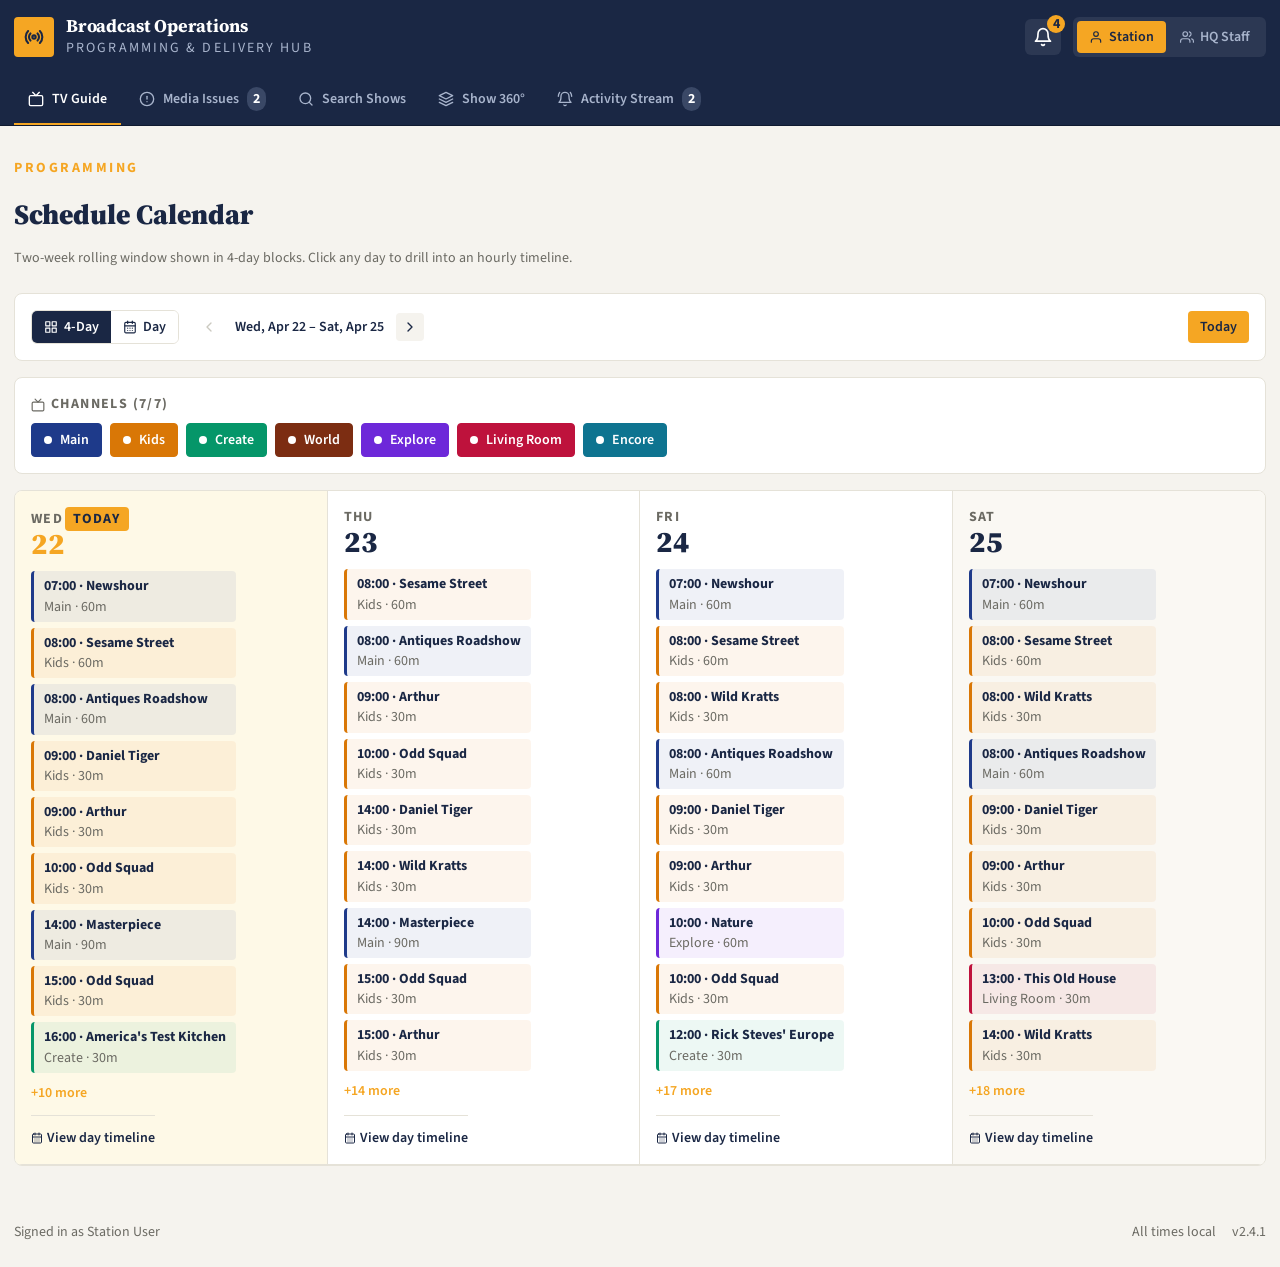
<file: index.html>
<!DOCTYPE html>
<html lang="en">
<head>
  <meta charset="UTF-8" />
  <meta name="viewport" content="width=device-width, initial-scale=1.0" />
  <title>Broadcast Operations</title>
  <link rel="preconnect" href="https://fonts.googleapis.com" />
  <link rel="preconnect" href="https://fonts.gstatic.com" crossorigin />
  <link
    href="https://fonts.googleapis.com/css2?family=Source+Serif+Pro:wght@400;600;700;900&family=Source+Sans+Pro:wght@300;400;600;700&display=swap"
    rel="stylesheet"
  />
  <style>
/* ============================================
   BROADCAST OPERATIONS WIDGET — VANILLA CSS
   ============================================ */

/* ---------- DESIGN TOKENS ---------- */
:root {
  --navy: #1a2744;
  --navy-light: #2d3f6b;
  --navy-deep: #0f1a30;
  --amber: #f5a623;
  --paper: #f5f3ee;
  --paper-warm: #faf8f3;
  --white: #ffffff;
  --border: #e5e2d8;
  --border-strong: #cbc9c0;
  --text: #1a2744;
  --text-soft: #6b6a63;
  --text-faint: #a8a59a;
  --text-on-navy: #a8b4cc;
  --warn-bg: #fef3c7;
  --warn-fg: #92400e;
  --warn-border: #fde68a;
  --info-bg: #dbeafe;
  --info-fg: #1e40af;
  --info-border: #bfdbfe;
  --ok-bg: #d1fae5;
  --ok-fg: #065f46;
  --ok-border: #a7f3d0;
  --danger: #be123c;
  --shadow-md: 0 2px 8px rgba(15, 26, 48, 0.06);
  --shadow-lg: 0 12px 40px rgba(15, 26, 48, 0.18);
  --radius-sm: 4px;
  --radius: 6px;
  --radius-lg: 8px;
  --radius-xl: 12px;
}

/* ---------- RESET & BASE ---------- */
* { box-sizing: border-box; }
html, body { margin: 0; padding: 0; }
body {
  font-family: 'Source Sans Pro', -apple-system, system-ui, sans-serif;
  background: var(--paper);
  color: var(--text);
  font-size: 16px;
  line-height: 1.5;
  min-height: 100vh;
}
button {
  font-family: inherit;
  font-size: inherit;
  border: none;
  background: none;
  cursor: pointer;
  padding: 0;
  color: inherit;
}
button:disabled { cursor: not-allowed; }
input, textarea {
  font-family: inherit;
  font-size: inherit;
  outline: none;
}
.font-display { font-family: 'Source Serif Pro', Georgia, serif; }

/* ---------- TOPBAR ---------- */
.topbar {
  position: sticky;
  top: 0;
  z-index: 40;
  background: var(--navy);
  border-bottom: 1px solid var(--navy-deep);
}
.topbar-inner {
  max-width: 1800px;
  margin: 0 auto;
  padding: 16px 14px;
  display: flex;
  align-items: center;
  justify-content: space-between;
  gap: 16px;
}
.brand {
  display: flex;
  align-items: center;
  gap: 12px;
}
.brand-mark {
  width: 40px;
  height: 40px;
  border-radius: var(--radius-sm);
  background: var(--amber);
  display: flex;
  align-items: center;
  justify-content: center;
}
.brand-title {
  font-family: 'Source Serif Pro', Georgia, serif;
  font-weight: 700;
  font-size: 18px;
  color: white;
  line-height: 1.1;
  letter-spacing: -0.01em;
}
.brand-sub {
  font-size: 14px;
  text-transform: uppercase;
  letter-spacing: 0.15em;
  color: var(--text-on-navy);
  margin-top: 2px;
}
.topbar-actions {
  display: flex;
  align-items: center;
  gap: 12px;
}
.bell-btn {
  position: relative;
  padding: 8px;
  border-radius: var(--radius);
  background: rgba(255, 255, 255, 0.08);
  color: white;
  display: flex;
  align-items: center;
  justify-content: center;
  transition: background 0.15s;
}
.bell-btn.active,
.bell-btn:hover { background: var(--amber); color: var(--navy); }
.bell-badge {
  position: absolute;
  top: -4px;
  right: -4px;
  font-size: 14px;
  font-weight: 700;
  border-radius: 50%;
  width: 18px;
  height: 18px;
  display: flex;
  align-items: center;
  justify-content: center;
  background: var(--amber);
  color: var(--navy);
  display: none;
}
.bell-badge.visible { display: flex; }
.role-toggle {
  display: flex;
  align-items: center;
  background: rgba(255, 255, 255, 0.08);
  border-radius: var(--radius);
  padding: 4px;
  gap: 2px;
}
.role-btn {
  display: flex;
  align-items: center;
  gap: 6px;
  padding: 6px 12px;
  border-radius: var(--radius-sm);
  font-size: 14px;
  font-weight: 600;
  color: var(--text-on-navy);
  background: transparent;
  transition: all 0.15s;
}
.role-btn.active {
  background: var(--amber);
  color: var(--navy);
}

/* ---------- TABS ---------- */
.tabs {
  max-width: 1800px;
  margin: 0 auto;
  padding: 0 14px;
  display: flex;
  gap: 4px;
  overflow-x: auto;
}
.tabs::-webkit-scrollbar { height: 0; }
.tab {
  display: flex;
  align-items: center;
  gap: 8px;
  padding: 12px 14px;
  font-size: 14px;
  font-weight: 600;
  color: var(--text-on-navy);
  border-bottom: 2px solid transparent;
  white-space: nowrap;
  transition: color 0.15s, border-color 0.15s;
}
.tab.active {
  color: white;
  border-bottom-color: var(--amber);
}
.tab-badge {
  font-size: 14px;
  font-weight: 700;
  padding: 2px 6px;
  border-radius: 999px;
  background: #3a4866;
  color: white;
  display: none;
}
.tab-badge.visible { display: inline-block; }
.tab.active .tab-badge {
  background: var(--amber);
  color: var(--navy);
}

/* ---------- NOTIFICATION PANEL ---------- */
.notif-panel {
  position: fixed;
  top: 80px;
  right: 24px;
  z-index: 50;
  width: 380px;
  background: white;
  border: 1px solid var(--border);
  border-radius: var(--radius-lg);
  box-shadow: var(--shadow-lg);
  animation: fadeInUp 0.3s ease-out;
  max-height: 480px;
  overflow: hidden;
  display: flex;
  flex-direction: column;
}
.notif-header {
  display: flex;
  align-items: center;
  justify-content: space-between;
  padding: 16px;
  border-bottom: 1px solid var(--border);
}
.notif-list {
  overflow-y: auto;
  flex: 1;
}
.notif-item {
  padding: 12px 14px;
  border-bottom: 1px solid var(--border);
  display: flex;
  gap: 8px;
  align-items: flex-start;
}
.notif-item:hover { background: var(--paper-warm); }
.notif-dot {
  width: 8px;
  height: 8px;
  border-radius: 50%;
  background: var(--amber);
  margin-top: 6px;
  flex-shrink: 0;
}
.notif-topic {
  font-size: 14px;
  font-weight: 700;
  text-transform: uppercase;
  letter-spacing: 0.08em;
  color: var(--text-soft);
}
.notif-time { font-size: 14px; color: var(--text-faint); }
.notif-title { font-size: 14px; font-weight: 600; color: var(--text); margin-top: 2px; }
.notif-detail { font-size: 14px; color: var(--text-soft); margin-top: 2px; }

/* ---------- MAIN ---------- */
.main {
  max-width: 1800px;
  margin: 0 auto;
  padding: 32px 14px;
}

/* ---------- SECTION HEADER ---------- */
.section-header { margin-bottom: 24px; }
.eyebrow {
  font-size: 14px;
  font-weight: 700;
  text-transform: uppercase;
  letter-spacing: 0.18em;
  color: var(--amber);
  margin-bottom: 8px;
}
.section-title {
  font-family: 'Source Serif Pro', Georgia, serif;
  font-weight: 900;
  font-size: 28px;
  line-height: 1.15;
  color: var(--text);
}
.section-subtitle {
  font-size: 14px;
  color: var(--text-soft);
  margin-top: 8px;
  max-width: 640px;
}

/* ---------- CARD ---------- */
.card {
  background: white;
  border: 1px solid var(--border);
  border-radius: var(--radius-lg);
  padding: 20px;
}
.card-header {
  display: flex;
  align-items: flex-start;
  gap: 12px;
  padding-bottom: 12px;
  margin-bottom: 16px;
  border-bottom: 1px solid var(--border);
}
.card-icon {
  width: 36px;
  height: 36px;
  border-radius: var(--radius-sm);
  display: flex;
  align-items: center;
  justify-content: center;
  flex-shrink: 0;
}
.card-eyebrow {
  font-size: 14px;
  font-weight: 700;
  text-transform: uppercase;
  letter-spacing: 0.12em;
  color: var(--text-soft);
}
.card-title {
  font-family: 'Source Serif Pro', Georgia, serif;
  font-weight: 700;
  font-size: 16px;
  color: var(--text);
}

/* ---------- CALENDAR TOOLBAR ---------- */
.toolbar {
  background: white;
  border: 1px solid var(--border);
  border-radius: var(--radius-lg);
  padding: 16px;
  display: flex;
  align-items: center;
  justify-content: space-between;
  gap: 12px;
  flex-wrap: wrap;
  margin-bottom: 16px;
}
.toolbar-left { display: flex; align-items: center; gap: 8px; flex-wrap: wrap; }
.view-mode {
  display: inline-flex;
  align-items: center;
  border: 1px solid var(--border);
  border-radius: var(--radius);
  overflow: hidden;
}
.view-mode-btn {
  display: flex;
  align-items: center;
  gap: 6px;
  padding: 6px 12px;
  font-size: 14px;
  font-weight: 600;
  color: var(--text);
  background: white;
  transition: all 0.15s;
}
.view-mode-btn.active { background: var(--navy); color: white; }
.nav-arrows { display: flex; align-items: center; gap: 4px; margin-left: 8px; }
.nav-arrow {
  padding: 6px;
  border-radius: var(--radius-sm);
  background: var(--paper);
  color: var(--text);
  display: flex;
  align-items: center;
  justify-content: center;
  transition: all 0.15s;
}
.nav-arrow:disabled {
  background: transparent;
  color: var(--border-strong);
}
.nav-label {
  font-size: 14px;
  font-weight: 600;
  color: var(--text);
  padding: 0 8px;
}
.today-btn {
  font-size: 14px;
  font-weight: 600;
  padding: 6px 12px;
  border-radius: var(--radius-sm);
  background: var(--amber);
  color: var(--navy);
}

/* ---------- CHANNEL FILTERS ---------- */
.filter-row {
  background: white;
  border: 1px solid var(--border);
  border-radius: var(--radius-lg);
  padding: 16px;
  margin-bottom: 16px;
}
.filter-label {
  display: flex;
  align-items: center;
  gap: 6px;
  font-size: 14px;
  font-weight: 700;
  text-transform: uppercase;
  letter-spacing: 0.1em;
  color: var(--text-soft);
  margin-bottom: 8px;
}
.filter-chips { display: flex; gap: 8px; flex-wrap: wrap; }
.chip {
  padding: 6px 12px;
  border-radius: var(--radius-sm);
  font-size: 14px;
  font-weight: 600;
  background: var(--paper);
  color: var(--text);
  border: 1px solid var(--border);
  display: flex;
  align-items: center;
  gap: 8px;
  transition: all 0.15s;
}
.chip-dot {
  width: 8px;
  height: 8px;
  border-radius: 50%;
}
.chip.active { color: white; }

/* ---------- WEEK GRID (4-day) ---------- */
.week-grid {
  background: white;
  border: 1px solid var(--border);
  border-radius: var(--radius-lg);
  overflow: hidden;
  display: grid;
  grid-template-columns: repeat(4, 1fr);
}
.day-cell {
  border-right: 1px solid var(--border);
  border-bottom: 1px solid var(--border);
  padding: 16px;
  min-height: 420px;
  text-align: left;
  display: flex;
  flex-direction: column;
  background: white;
  transition: background 0.15s;
}
.day-cell:last-child { border-right: none; }
.day-cell:hover { background: var(--paper-warm); }
.day-cell.today { background: #fef9e7; }
.day-cell.weekend { background: var(--paper-warm); }
.day-cell.today:hover { background: #fef0d4; }
.day-head {
  display: flex;
  align-items: baseline;
  justify-content: space-between;
  margin-bottom: 12px;
}
.day-name {
  font-size: 14px;
  font-weight: 700;
  text-transform: uppercase;
  letter-spacing: 0.1em;
  color: var(--text-soft);
}
.day-num {
  font-family: 'Source Serif Pro', Georgia, serif;
  font-weight: 900;
  font-size: 30px;
  line-height: 1;
  color: var(--text);
}
.day-cell.today .day-num { color: var(--amber); }
.today-pill {
  font-size: 14px;
  font-weight: 700;
  text-transform: uppercase;
  letter-spacing: 0.08em;
  padding: 2px 8px;
  border-radius: var(--radius-sm);
  background: var(--amber);
  color: var(--navy);
}
.day-shows { flex: 1; display: flex; flex-direction: column; gap: 6px; overflow: hidden; }
.show-pill {
  border-radius: var(--radius-sm);
  padding: 6px 10px;
  font-size: 14px;
  line-height: 1.3;
  border-left-width: 3px;
  border-left-style: solid;
}
.show-pill-title { font-weight: 700; color: var(--text); }
.show-pill-meta { font-size: 14px; color: var(--text-soft); margin-top: 2px; }
.day-more {
  font-size: 14px;
  font-weight: 600;
  color: var(--amber);
  margin-top: 4px;
}
.day-empty { font-size: 14px; font-style: italic; color: var(--text-faint); }
.day-foot {
  font-size: 14px;
  font-weight: 600;
  color: var(--text);
  margin-top: 12px;
  padding-top: 12px;
  border-top: 1px solid var(--border);
  display: flex;
  align-items: center;
  gap: 4px;
}

/* ---------- DAY TIMELINE ---------- */
.timeline-card {
  background: white;
  border: 1px solid var(--border);
  border-radius: var(--radius-lg);
  overflow: hidden;
}
.timeline-header {
  background: var(--paper);
  padding: 16px 20px;
  border-bottom: 1px solid var(--border);
  display: flex;
  align-items: center;
  gap: 12px;
}
.timeline-header.today { background: #fef9e7; }
.timeline-header-date {
  width: 56px;
  height: 56px;
  border-radius: var(--radius-lg);
  background: var(--navy);
  display: flex;
  flex-direction: column;
  align-items: center;
  justify-content: center;
  flex-shrink: 0;
}
.timeline-header.today .timeline-header-date { background: var(--amber); }
.timeline-header-day {
  font-size: 9px;
  font-weight: 700;
  text-transform: uppercase;
  letter-spacing: 0.1em;
  color: var(--amber);
}
.timeline-header.today .timeline-header-day { color: var(--navy); }
.timeline-header-num {
  font-family: 'Source Serif Pro', Georgia, serif;
  font-weight: 900;
  font-size: 22px;
  line-height: 1;
  color: white;
}
.timeline-header.today .timeline-header-num { color: var(--navy); }
.timeline-header-title {
  font-family: 'Source Serif Pro', Georgia, serif;
  font-weight: 700;
  font-size: 18px;
  color: var(--text);
}
.timeline-header-sub { font-size: 14px; color: var(--text-soft); }
.timeline-row {
  display: flex;
  border-top: 1px solid var(--paper-warm);
}
.timeline-hour {
  width: 80px;
  padding: 12px 14px;
  background: var(--paper-warm);
  border-right: 1px solid var(--border);
  font-size: 14px;
  font-weight: 600;
  color: var(--text-soft);
  flex-shrink: 0;
}
.timeline-shows {
  flex: 1;
  padding: 12px;
  display: flex;
  flex-direction: column;
  gap: 8px;
}
.timeline-empty {
  font-size: 14px;
  font-style: italic;
  color: var(--border-strong);
  padding: 4px 0;
}
.timeline-show {
  border-radius: var(--radius-lg);
  padding: 12px;
  display: flex;
  align-items: center;
  gap: 12px;
  border-left-width: 3px;
  border-left-style: solid;
  border: 1px solid;
  transition: box-shadow 0.15s;
}
.timeline-show:hover { box-shadow: var(--shadow-md); }
.timeline-show-meta {
  display: flex;
  align-items: center;
  gap: 8px;
  flex-wrap: wrap;
}
.channel-badge {
  font-size: 14px;
  font-weight: 700;
  text-transform: uppercase;
  letter-spacing: 0.08em;
  padding: 2px 8px;
  border-radius: var(--radius-sm);
  color: white;
}
.timeline-show-time { font-size: 14px; font-weight: 700; color: var(--text); }
.timeline-show-duration { font-size: 14px; color: var(--text-soft); }
.timeline-show-title {
  font-family: 'Source Serif Pro', Georgia, serif;
  font-weight: 700;
  font-size: 14px;
  color: var(--text);
  margin-top: 2px;
}
.timeline-show-episode { font-size: 14px; color: var(--text-soft); }
.timeline-show-actions {
  display: flex;
  gap: 6px;
  flex-shrink: 0;
  margin-left: auto;
}

/* ---------- BUTTONS ---------- */
.btn {
  font-size: 14px;
  font-weight: 600;
  padding: 6px 12px;
  border-radius: var(--radius-sm);
  display: inline-flex;
  align-items: center;
  gap: 4px;
  transition: all 0.15s;
  border: 1px solid transparent;
}
.btn-secondary {
  background: var(--paper);
  color: var(--text);
  border-color: var(--border);
}
.btn-secondary.white { background: white; }
.btn-warn {
  background: var(--warn-bg);
  color: var(--warn-fg);
  border-color: var(--warn-border);
}
.btn-warn:hover { box-shadow: var(--shadow-md); }
.btn-primary {
  background: var(--amber);
  color: var(--navy);
  font-weight: 700;
  padding: 8px 20px;
  font-size: 14px;
}
.btn-dark {
  background: var(--navy);
  color: white;
}
.btn-disabled {
  background: var(--border);
  color: var(--text-faint);
  cursor: not-allowed;
}
.btn-link {
  background: transparent;
  color: var(--amber);
  font-size: 14px;
  font-weight: 600;
  display: inline-flex;
  align-items: center;
  gap: 4px;
}
.btn-link.dark { color: var(--text); }

/* ---------- ISSUES ---------- */
.issue-card {
  background: white;
  border: 1px solid var(--border);
  border-radius: var(--radius-lg);
  padding: 20px;
  margin-bottom: 12px;
  animation: fadeInUp 0.3s ease-out;
}
.issue-head {
  display: flex;
  align-items: flex-start;
  justify-content: space-between;
  gap: 16px;
  margin-bottom: 12px;
}
.issue-show {
  font-family: 'Source Serif Pro', Georgia, serif;
  font-weight: 700;
  font-size: 16px;
  color: var(--text);
  text-decoration: underline;
  text-decoration-color: var(--amber);
  text-underline-offset: 3px;
}
.issue-show.no-link { text-decoration: none; cursor: default; }
.issue-episode { font-size: 14px; color: var(--text-soft); }
.issue-meta {
  display: flex;
  align-items: center;
  gap: 12px;
  font-size: 14px;
  color: var(--text-soft);
  margin-top: 4px;
}
.issue-meta span { display: flex; align-items: center; gap: 4px; }
.status-pill {
  font-size: 14px;
  font-weight: 700;
  text-transform: uppercase;
  letter-spacing: 0.1em;
  padding: 4px 10px;
  border-radius: var(--radius-sm);
  border: 1px solid;
  flex-shrink: 0;
}
.status-open { background: var(--warn-bg); color: var(--warn-fg); border-color: var(--warn-border); }
.status-review { background: var(--info-bg); color: var(--info-fg); border-color: var(--info-border); }
.status-resolved { background: var(--ok-bg); color: var(--ok-fg); border-color: var(--ok-border); }
.issue-tags { display: flex; gap: 8px; flex-wrap: wrap; margin-bottom: 12px; }
.tag-type {
  font-size: 14px;
  font-weight: 700;
  text-transform: uppercase;
  letter-spacing: 0.08em;
  padding: 2px 8px;
  border-radius: var(--radius-sm);
  background: var(--navy);
  color: white;
}
.tag-soft {
  font-size: 14px;
  padding: 2px 8px;
  border-radius: var(--radius-sm);
  background: var(--paper);
  color: var(--text);
  border: 1px solid var(--border);
}
.issue-desc {
  font-size: 14px;
  line-height: 1.55;
  color: #3a3833;
}
.issue-replies {
  margin-top: 16px;
  padding-left: 16px;
  border-left: 2px solid var(--amber);
  display: flex;
  flex-direction: column;
  gap: 12px;
}
.reply-head { display: flex; align-items: center; gap: 8px; font-size: 14px; margin-bottom: 4px; }
.reply-author { font-weight: 600; color: var(--text); }
.reply-badge {
  font-size: 14px;
  font-weight: 700;
  text-transform: uppercase;
  letter-spacing: 0.08em;
  padding: 2px 6px;
  border-radius: var(--radius-sm);
  background: var(--amber);
  color: var(--navy);
}
.reply-time { color: var(--text-soft); }
.reply-body { font-size: 14px; color: #3a3833; }
.issue-reply-form {
  margin-top: 16px;
  padding-top: 16px;
  border-top: 1px solid var(--border);
}
.reply-textarea {
  width: 100%;
  min-height: 70px;
  padding: 8px;
  border-radius: var(--radius-sm);
  background: var(--paper);
  border: 1px solid var(--border);
  color: var(--text);
  resize: vertical;
}
.reply-actions { display: flex; justify-content: flex-end; gap: 8px; margin-top: 8px; }

/* ---------- SEARCH ---------- */
.search-box {
  background: white;
  border: 2px solid var(--navy);
  border-radius: var(--radius-lg);
  padding: 16px;
  display: flex;
  align-items: center;
  gap: 12px;
  margin-bottom: 24px;
}
.search-input {
  flex: 1;
  background: transparent;
  border: none;
  outline: none;
  font-size: 16px;
  color: var(--text);
}
.search-suggestions { display: flex; gap: 8px; flex-wrap: wrap; margin-bottom: 16px; }
.search-result {
  background: white;
  border: 1px solid var(--border);
  border-radius: var(--radius-lg);
  padding: 16px;
  display: flex;
  align-items: center;
  gap: 16px;
  margin-bottom: 8px;
  animation: fadeInUp 0.3s ease-out;
  transition: box-shadow 0.15s;
}
.search-result:hover { box-shadow: var(--shadow-md); }
.search-result-thumb {
  width: 48px;
  height: 48px;
  border-radius: var(--radius-sm);
  display: flex;
  align-items: center;
  justify-content: center;
  flex-shrink: 0;
}
.search-result-info { flex: 1; min-width: 0; }
.search-result-title {
  font-family: 'Source Serif Pro', Georgia, serif;
  font-weight: 700;
  font-size: 16px;
  color: var(--text);
}
.search-result-meta { font-size: 14px; color: var(--text-soft); margin-top: 2px; }

/* ---------- SHOW 360 BROWSER ---------- */
.show-tabs { display: flex; gap: 8px; flex-wrap: wrap; margin-bottom: 24px; }
.show-tab {
  padding: 6px 12px;
  border-radius: var(--radius-sm);
  font-size: 14px;
  font-weight: 600;
  background: white;
  color: var(--text);
  border: 1px solid var(--border);
}
.show-tab.active { background: var(--navy); color: white; border-color: var(--navy); }
.show-hero {
  border-radius: var(--radius-lg);
  padding: 32px 24px;
  position: relative;
  overflow: hidden;
  background: linear-gradient(135deg, var(--navy) 0%, var(--navy-light) 100%);
  margin-bottom: 16px;
}
.show-hero-glow {
  position: absolute;
  top: 0;
  right: 0;
  width: 256px;
  height: 256px;
  opacity: 0.1;
  background: radial-gradient(circle, var(--amber) 0%, transparent 70%);
  pointer-events: none;
}
.show-hero-eyebrow {
  font-size: 14px;
  font-weight: 700;
  text-transform: uppercase;
  letter-spacing: 0.18em;
  color: var(--amber);
  margin-bottom: 8px;
}
.show-hero-title {
  font-family: 'Source Serif Pro', Georgia, serif;
  font-weight: 900;
  font-size: 32px;
  line-height: 1.1;
  color: white;
  margin-bottom: 8px;
}
.show-hero-tag { font-size: 14px; color: var(--text-on-navy); max-width: 640px; }
.show-hero-stats { display: flex; gap: 24px; margin-top: 16px; font-size: 14px; color: var(--text-on-navy); }
.show-hero-stat-label { text-transform: uppercase; letter-spacing: 0.1em; opacity: 0.7; }
.show-hero-stat-value {
  font-family: 'Source Serif Pro', Georgia, serif;
  font-weight: 700;
  color: white;
  font-size: 18px;
}

/* ---------- ADVISORIES & GRIDS ---------- */
.advisory-grid {
  display: grid;
  grid-template-columns: repeat(4, 1fr);
  gap: 12px;
}
.advisory {
  background: var(--warn-bg);
  border: 1px solid var(--warn-border);
  border-radius: var(--radius);
  padding: 12px;
}
.advisory-icon { color: var(--warn-fg); margin-bottom: 8px; display: block; }
.advisory-kind { font-size: 14px; font-weight: 700; color: var(--warn-fg); }
.advisory-level {
  font-size: 14px;
  text-transform: uppercase;
  letter-spacing: 0.1em;
  color: #b45309;
  margin-top: 2px;
}
.info-grid {
  display: grid;
  grid-template-columns: repeat(3, 1fr);
  gap: 16px;
}
.info-block-label {
  font-size: 14px;
  font-weight: 700;
  text-transform: uppercase;
  letter-spacing: 0.1em;
  color: var(--text-soft);
  margin-bottom: 4px;
}
.info-block-value { color: var(--text); }
.funding-list { display: flex; gap: 8px; flex-wrap: wrap; }
.funding-pill {
  font-size: 14px;
  padding: 6px 12px;
  border-radius: 999px;
  background: var(--paper);
  color: var(--text);
  border: 1px solid var(--border);
}
.contributor-list { display: flex; flex-direction: column; gap: 12px; }
.contributor {
  background: var(--paper);
  border-radius: var(--radius);
  padding: 12px;
}
.contributor-head { display: flex; align-items: center; gap: 8px; margin-bottom: 4px; }
.contributor-avatar {
  width: 28px;
  height: 28px;
  border-radius: 50%;
  background: var(--navy);
  color: white;
  display: flex;
  align-items: center;
  justify-content: center;
  font-size: 14px;
  font-weight: 700;
  flex-shrink: 0;
}
.contributor-name { font-size: 14px; font-weight: 600; color: var(--text); }
.contributor-role {
  font-size: 14px;
  text-transform: uppercase;
  letter-spacing: 0.1em;
  color: var(--text-soft);
}
.contributor-note { font-size: 14px; color: #3a3833; }

/* ---------- ACTIVITY STREAM ---------- */
.delivery-toggle { display: flex; gap: 12px; }
.delivery-btn {
  display: flex;
  align-items: center;
  gap: 8px;
  padding: 10px 16px;
  border-radius: var(--radius-sm);
  font-size: 14px;
  font-weight: 600;
  background: var(--paper);
  color: var(--text);
  border: 1px solid var(--border);
  transition: all 0.15s;
}
.delivery-btn.active { background: var(--navy); color: white; border-color: var(--navy); }
.topic-grid {
  display: grid;
  grid-template-columns: repeat(2, 1fr);
  gap: 12px;
}
.topic-card {
  border-radius: var(--radius-lg);
  padding: 16px;
  background: white;
  border: 2px solid var(--border);
  text-align: left;
  transition: all 0.15s;
}
.topic-card:hover { box-shadow: var(--shadow-md); }
.topic-card.active { background: var(--navy); border-color: var(--amber); }
.topic-card-inner { display: flex; align-items: flex-start; gap: 12px; }
.topic-icon {
  width: 40px;
  height: 40px;
  border-radius: var(--radius-sm);
  background: var(--paper);
  color: var(--navy);
  display: flex;
  align-items: center;
  justify-content: center;
  flex-shrink: 0;
}
.topic-card.active .topic-icon { background: var(--amber); }
.topic-name {
  font-family: 'Source Serif Pro', Georgia, serif;
  font-weight: 700;
  font-size: 16px;
  color: var(--text);
}
.topic-card.active .topic-name { color: white; }
.topic-desc { font-size: 14px; color: var(--text-soft); margin-top: 4px; }
.topic-card.active .topic-desc { color: var(--text-on-navy); }
.subscribed-badge {
  font-size: 14px;
  font-weight: 700;
  text-transform: uppercase;
  letter-spacing: 0.1em;
  padding: 2px 6px;
  border-radius: var(--radius-sm);
  background: var(--amber);
  color: var(--navy);
  margin-left: 8px;
}
.activity-feed { display: flex; flex-direction: column; gap: 12px; }
.activity-item {
  display: flex;
  gap: 12px;
  padding-bottom: 12px;
  border-bottom: 1px solid var(--border);
  align-items: flex-start;
}
.activity-item:last-child { border-bottom: none; }
.activity-dot {
  width: 8px;
  height: 8px;
  border-radius: 50%;
  background: var(--amber);
  margin-top: 6px;
  flex-shrink: 0;
}
.activity-content { flex: 1; min-width: 0; }
.activity-head { display: flex; align-items: center; gap: 8px; flex-wrap: wrap; }
.activity-topic-pill {
  font-size: 14px;
  font-weight: 700;
  text-transform: uppercase;
  letter-spacing: 0.08em;
  padding: 2px 6px;
  border-radius: var(--radius-sm);
  background: var(--navy);
  color: white;
}
.activity-title { font-size: 14px; font-weight: 600; color: var(--text); }
.activity-detail { font-size: 14px; color: var(--text-soft); margin-top: 4px; }
.activity-time { font-size: 14px; color: var(--text-faint); flex-shrink: 0; }

/* ---------- EMPTY STATE ---------- */
.empty-state {
  background: white;
  border: 1px dashed var(--border-strong);
  border-radius: var(--radius-lg);
  padding: 48px;
  text-align: center;
  color: var(--text-soft);
  font-size: 14px;
}
.empty-state svg { color: var(--border-strong); margin-bottom: 12px; }

/* ---------- MODAL ---------- */
.modal-overlay[hidden],
.notif-panel[hidden] { display: none !important; }
.modal-overlay {
  position: fixed;
  inset: 0;
  z-index: 100;
  background: rgba(15, 26, 48, 0.65);
  backdrop-filter: blur(4px);
  display: flex;
  align-items: center;
  justify-content: center;
  padding: 16px;
  animation: fadeIn 0.2s ease-out;
}
.modal {
  background: var(--paper);
  border: 1px solid var(--border);
  border-radius: var(--radius-xl);
  box-shadow: var(--shadow-lg);
  display: flex;
  flex-direction: column;
  max-height: 90vh;
  overflow: hidden;
  animation: modalIn 0.25s cubic-bezier(0.16, 1, 0.3, 1);
  width: 100%;
}
.modal.size-lg { max-width: 960px; }
.modal.size-md { max-width: 672px; }
.modal-header {
  background: linear-gradient(135deg, var(--navy) 0%, var(--navy-light) 100%);
  padding: 20px 24px;
  display: flex;
  align-items: flex-start;
  justify-content: space-between;
  flex-shrink: 0;
  position: relative;
  overflow: hidden;
}
.modal-header.show360 { padding: 24px; }
.modal-header-glow {
  position: absolute;
  top: 0;
  right: 0;
  width: 384px;
  height: 100%;
  opacity: 0.1;
  background: radial-gradient(circle at top right, var(--amber) 0%, transparent 60%);
  pointer-events: none;
}
.modal-header-content { flex: 1; min-width: 0; position: relative; }
.modal-eyebrow {
  font-size: 14px;
  font-weight: 700;
  text-transform: uppercase;
  letter-spacing: 0.18em;
  color: var(--amber);
  margin-bottom: 4px;
  display: flex;
  align-items: center;
  gap: 4px;
}
.modal-title {
  font-family: 'Source Serif Pro', Georgia, serif;
  font-weight: 900;
  color: white;
  line-height: 1.15;
}
.modal-title.lg { font-size: 28px; margin-bottom: 4px; }
.modal-title.md { font-size: 20px; }
.modal-subtitle {
  display: flex;
  align-items: center;
  gap: 8px;
  margin-top: 6px;
  font-size: 14px;
  color: var(--text-on-navy);
  flex-wrap: wrap;
}
.modal-tagline { font-size: 14px; color: var(--text-on-navy); }
.modal-stats { display: flex; gap: 24px; margin-top: 16px; font-size: 14px; color: var(--text-on-navy); }
.modal-stat-label { text-transform: uppercase; letter-spacing: 0.1em; opacity: 0.7; }
.modal-stat-value {
  font-family: 'Source Serif Pro', Georgia, serif;
  font-weight: 700;
  color: white;
  font-size: 18px;
}
.modal-close {
  margin-left: 16px;
  padding: 6px;
  border-radius: var(--radius-sm);
  color: white;
  background: transparent;
  display: flex;
  align-items: center;
  justify-content: center;
  position: relative;
  transition: background 0.15s;
}
.modal-close:hover { background: rgba(255, 255, 255, 0.1); }
.modal-body {
  flex: 1;
  overflow-y: auto;
  padding: 20px 24px;
  display: flex;
  flex-direction: column;
  gap: 16px;
}
.modal-body::-webkit-scrollbar { width: 6px; }
.modal-body::-webkit-scrollbar-thumb { background: var(--border-strong); border-radius: 3px; }
.modal-footer {
  background: white;
  border-top: 1px solid var(--border);
  padding: 16px 24px;
  display: flex;
  align-items: center;
  justify-content: space-between;
  flex-shrink: 0;
}
.modal-footer-text { font-size: 14px; color: var(--text-soft); }
.modal-footer-actions { display: flex; gap: 8px; }
.modal-link {
  font-size: 14px;
  font-weight: 600;
  color: var(--amber);
  display: inline-flex;
  align-items: center;
  gap: 4px;
  margin-top: 8px;
  background: transparent;
}
.modal-link:hover { opacity: 0.8; }

/* ---------- REPORT FORM ---------- */
.form-group { display: flex; flex-direction: column; gap: 8px; }
.form-label {
  font-size: 14px;
  font-weight: 700;
  text-transform: uppercase;
  letter-spacing: 0.1em;
  color: var(--text-soft);
}
.form-label .required { color: var(--danger); }
.type-grid {
  display: grid;
  grid-template-columns: repeat(5, 1fr);
  gap: 8px;
}
.type-card {
  border-radius: var(--radius);
  padding: 12px;
  text-align: left;
  background: white;
  border: 2px solid var(--border);
  transition: all 0.15s;
}
.type-card.active { background: var(--navy); border-color: var(--amber); }
.type-card-icon {
  margin-bottom: 6px;
  color: var(--text);
  display: block;
}
.type-card.active .type-card-icon { color: var(--amber); }
.type-card-name { font-size: 14px; font-weight: 700; color: var(--text); }
.type-card.active .type-card-name { color: white; }
.type-card-desc { font-size: 14px; color: var(--text-soft); margin-top: 2px; line-height: 1.3; }
.type-card.active .type-card-desc { color: var(--text-on-navy); }
.tag-list { display: flex; gap: 8px; flex-wrap: wrap; }
.form-tag {
  display: inline-flex;
  align-items: center;
  gap: 4px;
  padding: 6px 12px;
  border-radius: 999px;
  font-size: 14px;
  font-weight: 500;
  background: white;
  color: var(--text-soft);
  border: 1px solid var(--border);
  transition: all 0.15s;
}
.form-tag.active {
  background: var(--amber);
  color: var(--navy);
  border-color: var(--amber);
}
.form-textarea {
  width: 100%;
  min-height: 120px;
  padding: 12px;
  border-radius: var(--radius);
  background: white;
  border: 1px solid var(--border);
  color: var(--text);
  resize: vertical;
}
.form-helper {
  font-size: 14px;
  color: var(--text-soft);
  margin-top: 4px;
  display: flex;
  align-items: center;
  gap: 4px;
}

/* ---------- ANIMATIONS ---------- */
@keyframes fadeIn { from { opacity: 0; } to { opacity: 1; } }
@keyframes fadeInUp {
  from { opacity: 0; transform: translateY(8px); }
  to { opacity: 1; transform: translateY(0); }
}
@keyframes modalIn {
  from { opacity: 0; transform: translateY(16px) scale(0.98); }
  to { opacity: 1; transform: translateY(0) scale(1); }
}

/* ---------- FOOTER ---------- */
.footer {
  max-width: 1800px;
  margin: 0 auto;
  padding: 24px 14px;
  font-size: 14px;
  color: var(--text-soft);
  display: flex;
  align-items: center;
  justify-content: space-between;
}
.footer-meta { display: flex; gap: 16px; }

/* ---------- RESPONSIVE TOUCHES ---------- */
@media (max-width: 720px) {
  .topbar-inner { padding: 12px 14px; }
  .tabs { padding: 0 14px; }
  .main { padding: 24px 14px; }
  .show-hero-title { font-size: 24px; }
  .modal { max-width: 100% !important; }
}
  </style>
</head>
<body>
  <!-- TOP BAR -->
  <header class="topbar">
    <div class="topbar-inner">
      <div class="brand">
        <div class="brand-mark">
          <svg viewBox="0 0 24 24" width="20" height="20" fill="none" stroke="#1a2744" stroke-width="2.5" stroke-linecap="round" stroke-linejoin="round">
            <circle cx="12" cy="12" r="2"/>
            <path d="M16.24 7.76a6 6 0 0 1 0 8.49m-8.48-.01a6 6 0 0 1 0-8.49m11.31-2.82a10 10 0 0 1 0 14.14m-14.14 0a10 10 0 0 1 0-14.14"/>
          </svg>
        </div>
        <div>
          <div class="brand-title">Broadcast Operations</div>
          <div class="brand-sub">Programming &amp; Delivery Hub</div>
        </div>
      </div>
      <div class="topbar-actions">
        <button class="bell-btn" id="bell-btn" aria-label="Notifications">
          <svg viewBox="0 0 24 24" width="20" height="20" fill="none" stroke="currentColor" stroke-width="2" stroke-linecap="round" stroke-linejoin="round">
            <path d="M6 8a6 6 0 0 1 12 0c0 7 3 9 3 9H3s3-2 3-9"/>
            <path d="M10.3 21a1.94 1.94 0 0 0 3.4 0"/>
          </svg>
          <span class="bell-badge" id="bell-badge"></span>
        </button>
        <div class="role-toggle" id="role-toggle">
          <button class="role-btn active" data-role="station">
            <svg viewBox="0 0 24 24" width="14" height="14" fill="none" stroke="currentColor" stroke-width="2" stroke-linecap="round" stroke-linejoin="round"><path d="M20 21v-2a4 4 0 0 0-4-4H8a4 4 0 0 0-4 4v2"/><circle cx="12" cy="7" r="4"/></svg>
            Station
          </button>
          <button class="role-btn" data-role="hq">
            <svg viewBox="0 0 24 24" width="14" height="14" fill="none" stroke="currentColor" stroke-width="2" stroke-linecap="round" stroke-linejoin="round"><path d="M17 21v-2a4 4 0 0 0-4-4H5a4 4 0 0 0-4 4v2"/><circle cx="9" cy="7" r="4"/><path d="M23 21v-2a4 4 0 0 0-3-3.87"/><path d="M16 3.13a4 4 0 0 1 0 7.75"/></svg>
            HQ Staff
          </button>
        </div>
      </div>
    </div>

    <nav class="tabs" id="tabs">
      <button class="tab active" data-tab="guide">
        <svg viewBox="0 0 24 24" width="16" height="16" fill="none" stroke="currentColor" stroke-width="2" stroke-linecap="round" stroke-linejoin="round"><rect x="2" y="7" width="20" height="15" rx="2" ry="2"/><polyline points="17 2 12 7 7 2"/></svg>
        TV Guide
      </button>
      <button class="tab" data-tab="issues">
        <svg viewBox="0 0 24 24" width="16" height="16" fill="none" stroke="currentColor" stroke-width="2" stroke-linecap="round" stroke-linejoin="round"><circle cx="12" cy="12" r="10"/><line x1="12" y1="8" x2="12" y2="12"/><line x1="12" y1="16" x2="12.01" y2="16"/></svg>
        Media Issues
        <span class="tab-badge" id="issues-badge"></span>
      </button>
      <button class="tab" data-tab="search">
        <svg viewBox="0 0 24 24" width="16" height="16" fill="none" stroke="currentColor" stroke-width="2" stroke-linecap="round" stroke-linejoin="round"><circle cx="11" cy="11" r="8"/><line x1="21" y1="21" x2="16.65" y2="16.65"/></svg>
        Search Shows
      </button>
      <button class="tab" data-tab="show360">
        <svg viewBox="0 0 24 24" width="16" height="16" fill="none" stroke="currentColor" stroke-width="2" stroke-linecap="round" stroke-linejoin="round"><polygon points="12 2 2 7 12 12 22 7 12 2"/><polyline points="2 17 12 22 22 17"/><polyline points="2 12 12 17 22 12"/></svg>
        Show 360°
      </button>
      <button class="tab" data-tab="activity">
        <svg viewBox="0 0 24 24" width="16" height="16" fill="none" stroke="currentColor" stroke-width="2" stroke-linecap="round" stroke-linejoin="round"><path d="M6 8a6 6 0 0 1 12 0c0 7 3 9 3 9H3s3-2 3-9"/><path d="M10.3 21a1.94 1.94 0 0 0 3.4 0"/><path d="M4 2C2.8 3.7 2 5.7 2 8"/><path d="M22 8c0-2.3-.8-4.3-2-6"/></svg>
        Activity Stream
        <span class="tab-badge" id="activity-badge"></span>
      </button>
    </nav>
  </header>

  <!-- NOTIFICATION PANEL -->
  <div class="notif-panel" id="notif-panel" hidden></div>

  <!-- MAIN CONTENT -->
  <main class="main">
    <div class="view" id="view-guide"></div>
    <div class="view" id="view-issues" hidden></div>
    <div class="view" id="view-search" hidden></div>
    <div class="view" id="view-show360" hidden></div>
    <div class="view" id="view-activity" hidden></div>
  </main>

  <footer class="footer">
    <div id="footer-role">Signed in as Station User</div>
    <div class="footer-meta">
      <span>All times local</span>
      <span>v2.4.1</span>
    </div>
  </footer>

  <!-- MODAL OVERLAY -->
  <div class="modal-overlay" id="modal-overlay" hidden>
    <div class="modal" id="modal-shell"></div>
  </div>

  <script>
/* ============================================
   BROADCAST OPERATIONS WIDGET — VANILLA JS
   ============================================ */

// ---------- DATE UTILITIES ----------
const TODAY = new Date(2026, 3, 22); // Apr 22, 2026
const DAY_NAMES = ["Sun", "Mon", "Tue", "Wed", "Thu", "Fri", "Sat"];
const DAY_NAMES_FULL = ["Sunday", "Monday", "Tuesday", "Wednesday", "Thursday", "Friday", "Saturday"];
const MONTH_NAMES = ["Jan", "Feb", "Mar", "Apr", "May", "Jun", "Jul", "Aug", "Sep", "Oct", "Nov", "Dec"];
const MONTH_NAMES_FULL = ["January", "February", "March", "April", "May", "June", "July", "August", "September", "October", "November", "December"];

function dateKey(d) {
  return `${d.getFullYear()}-${String(d.getMonth() + 1).padStart(2, "0")}-${String(d.getDate()).padStart(2, "0")}`;
}
function formatShortDate(d) { return `${DAY_NAMES[d.getDay()]}, ${MONTH_NAMES[d.getMonth()]} ${d.getDate()}`; }
function formatDayNumber(d) { return d.getDate(); }
function formatDayName(d) { return DAY_NAMES[d.getDay()]; }
function formatFullDate(d) {
  return `${DAY_NAMES_FULL[d.getDay()]}, ${MONTH_NAMES_FULL[d.getMonth()]} ${d.getDate()}, ${d.getFullYear()}`;
}
function addDays(d, n) {
  const r = new Date(d);
  r.setDate(r.getDate() + n);
  return r;
}
function isSameDay(a, b) {
  return a.getFullYear() === b.getFullYear() && a.getMonth() === b.getMonth() && a.getDate() === b.getDate();
}

const DATE_RANGE = Array.from({ length: 14 }, (_, i) => addDays(TODAY, i));

// ---------- DATA ----------
const CHANNELS = [
  { id: "main", label: "Main", color: "#1e3a8a" },
  { id: "kids", label: "Kids", color: "#d97706" },
  { id: "create", label: "Create", color: "#059669" },
  { id: "world", label: "World", color: "#7c2d12" },
  { id: "explore", label: "Explore", color: "#6d28d9" },
  { id: "livingroom", label: "Living Room", color: "#be123c" },
  { id: "encore", label: "Encore", color: "#0e7490" },
];

const PROGRAMS = [
  { show: "Newshour", channel: "main", duration: 60, preferredHours: [7, 18] },
  { show: "Antiques Roadshow", channel: "main", duration: 60, preferredHours: [8, 20] },
  { show: "Nature", channel: "explore", duration: 60, preferredHours: [10, 20] },
  { show: "Masterpiece", channel: "main", duration: 90, preferredHours: [14, 21] },
  { show: "Amanpour & Company", channel: "world", duration: 60, preferredHours: [19, 23] },
  { show: "Frontline", channel: "main", duration: 120, preferredHours: [21] },
  { show: "The Count of Monte Cristo", channel: "main", duration: 90, preferredHours: [20] },
  { show: "Daniel Tiger", channel: "kids", duration: 30, preferredHours: [9, 14] },
  { show: "Sesame Street", channel: "kids", duration: 60, preferredHours: [8, 11] },
  { show: "Odd Squad", channel: "kids", duration: 30, preferredHours: [10, 15] },
  { show: "America's Test Kitchen", channel: "create", duration: 30, preferredHours: [11, 16] },
  { show: "Rick Steves' Europe", channel: "create", duration: 30, preferredHours: [12, 17] },
  { show: "Ken Burns: The American Buffalo", channel: "main", duration: 120, preferredHours: [21] },
  { show: "Independent Lens", channel: "world", duration: 90, preferredHours: [22] },
  { show: "NOVA", channel: "explore", duration: 60, preferredHours: [20, 22] },
  { show: "Finding Your Roots", channel: "main", duration: 60, preferredHours: [20] },
  { show: "This Old House", channel: "livingroom", duration: 30, preferredHours: [13, 18] },
  { show: "The Great British Baking Show", channel: "livingroom", duration: 60, preferredHours: [19, 21] },
  { show: "Austin City Limits", channel: "encore", duration: 60, preferredHours: [22] },
  { show: "Call the Midwife", channel: "main", duration: 60, preferredHours: [21] },
  { show: "Arthur", channel: "kids", duration: 30, preferredHours: [9, 15] },
  { show: "Wild Kratts", channel: "kids", duration: 30, preferredHours: [8, 14] },
];

function getDaypart(hour) {
  if (hour >= 5 && hour < 12) return "morning";
  if (hour >= 12 && hour < 17) return "daytime";
  if (hour >= 17 && hour < 23) return "primetime";
  return "overnight";
}

function generateEpisode(show) {
  const map = {
    "Newshour": `Season 51 · E${Math.floor(Math.random() * 200) + 1}`,
    "Antiques Roadshow": `Season 28 · E${Math.floor(Math.random() * 26) + 1}`,
    "Nature": `Season 42 · E${Math.floor(Math.random() * 12) + 1}`,
    "Masterpiece": `Season 53 · E${Math.floor(Math.random() * 8) + 1}`,
    "Amanpour & Company": `Season 2026 · E${Math.floor(Math.random() * 250) + 1}`,
    "Frontline": `Season 44 · E${Math.floor(Math.random() * 24) + 1}`,
    "The Count of Monte Cristo": `Limited Series · E${Math.floor(Math.random() * 8) + 1}`,
    "Daniel Tiger": `Season 6 · E${Math.floor(Math.random() * 20) + 1}`,
    "Sesame Street": `Season 56 · E${Math.floor(Math.random() * 35) + 1}`,
    "Odd Squad": `Season 4 · E${Math.floor(Math.random() * 20) + 1}`,
    "America's Test Kitchen": `Season 25 · E${Math.floor(Math.random() * 26) + 1}`,
    "Rick Steves' Europe": `Season 12 · E${Math.floor(Math.random() * 13) + 1}`,
    "Ken Burns: The American Buffalo": `Limited · E${Math.floor(Math.random() * 2) + 1}`,
    "Independent Lens": `Season 27 · E${Math.floor(Math.random() * 20) + 1}`,
    "NOVA": `Season 52 · E${Math.floor(Math.random() * 20) + 1}`,
    "Finding Your Roots": `Season 11 · E${Math.floor(Math.random() * 10) + 1}`,
    "This Old House": `Season 46 · E${Math.floor(Math.random() * 26) + 1}`,
    "The Great British Baking Show": `Season 14 · E${Math.floor(Math.random() * 10) + 1}`,
    "Austin City Limits": `Season 51 · E${Math.floor(Math.random() * 13) + 1}`,
    "Call the Midwife": `Season 15 · E${Math.floor(Math.random() * 8) + 1}`,
    "Arthur": `Season 25 · E${Math.floor(Math.random() * 20) + 1}`,
    "Wild Kratts": `Season 7 · E${Math.floor(Math.random() * 26) + 1}`,
  };
  return map[show] || "New Episode";
}

function generateSchedule() {
  const items = [];
  let counter = 1;
  DATE_RANGE.forEach((d) => {
    const dk = dateKey(d);
    const blocks = [
      { range: [7, 12], threshold: 0.35 },
      { range: [12, 17], threshold: 0.40 },
      { range: [17, 23], threshold: 0.25 },
    ];
    blocks.forEach((b) => {
      PROGRAMS.filter((p) => p.preferredHours.some((h) => h >= b.range[0] && h < b.range[1])).forEach((p) => {
        const h = p.preferredHours.find((x) => x >= b.range[0] && x < b.range[1]);
        if (h !== undefined && Math.random() > b.threshold) {
          items.push({
            id: `s${counter++}`,
            show: p.show,
            channel: p.channel,
            time: `${String(h).padStart(2, "0")}:00`,
            hour: h,
            dateKey: dk,
            date: formatShortDate(d),
            daypart: getDaypart(h),
            episode: generateEpisode(p.show),
            duration: p.duration,
          });
        }
      });
    });
  });
  items.sort((a, b) => {
    if (a.dateKey !== b.dateKey) return a.dateKey.localeCompare(b.dateKey);
    if (a.hour !== b.hour) return a.hour - b.hour;
    return a.channel.localeCompare(b.channel);
  });
  return items;
}

const SCHEDULE = generateSchedule();

const SHOW_DETAILS = {
  "Amanpour & Company": {
    title: "Amanpour & Company",
    tagline: "Wide-ranging, in-depth interviews with global newsmakers",
    season: "Season 2026", episodes: 220, genre: "News & Public Affairs",
    rights: { window: "Feb 1, 2026 – Jan 31, 2027", territory: "US, all platforms", clearances: "Cleared for VOD + Streaming" },
    funding: ["Rosalind P. Walter", "Mutual of America", "Viewer Support"],
    contributors: [
      { name: "Maria Chen", role: "Scheduling Lead", note: "Confirmed 60-min cutdowns available for weekend slots." },
      { name: "Jordan Fields", role: "Rights Coordinator", note: "Streaming extension approved through FY27." },
    ],
    flags: [],
  },
  "The Count of Monte Cristo": {
    title: "The Count of Monte Cristo",
    tagline: "A sweeping new adaptation of the Dumas classic",
    season: "Limited Series", episodes: 8, genre: "Drama",
    rights: { window: "Jan 15, 2026 – Jan 14, 2028", territory: "US + Puerto Rico", clearances: "Broadcast + Streaming" },
    funding: ["Public Broadcasting Fund", "Anonymous Donor"],
    contributors: [{ name: "Priya Rao", role: "Programming", note: "Recommend primetime block. Avoid family hour." }],
    flags: [
      { kind: "Violence", level: "Moderate" },
      { kind: "Mature Themes", level: "Some" },
      { kind: "Brief Nudity", level: "Minimal" },
      { kind: "Medical Content", level: "Low" },
    ],
  },
  "Frontline": {
    title: "Frontline", tagline: "Investigative journalism that exposes injustice",
    season: "Season 44", episodes: 24, genre: "Documentary",
    rights: { window: "Ongoing", territory: "US, all platforms", clearances: "Broadcast + Digital" },
    funding: ["Public Broadcasting Fund", "Ford Foundation", "Park Foundation"],
    contributors: [{ name: "Alex Rivera", role: "Series Producer", note: "E08 contains archival footage — pre-cleared." }],
    flags: [
      { kind: "Mature Themes", level: "Strong" },
      { kind: "Disturbing Content", level: "Moderate" },
    ],
  },
  "Antiques Roadshow": {
    title: "Antiques Roadshow", tagline: "Treasure-hunting appraisals from across the country",
    season: "Season 28", episodes: 26, genre: "Reality / Lifestyle",
    rights: { window: "Feb 1, 2026 – Jan 31, 2029", territory: "US, all platforms", clearances: "Full clearance" },
    funding: ["Ancestry", "Consumer Cellular", "Public Broadcasting Fund"],
    contributors: [{ name: "Sam Washington", role: "Digital Lead", note: "Streaming window drops 14 days after broadcast." }],
    flags: [],
  },
  "Nature": {
    title: "Nature", tagline: "Breathtaking wildlife documentaries from across the globe",
    season: "Season 42", episodes: 12, genre: "Documentary",
    rights: { window: "Jan 1, 2026 – Dec 31, 2028", territory: "US, all platforms", clearances: "Broadcast + Streaming" },
    funding: ["Arnhold Foundation", "Sue and Edgar Wachenheim III", "Viewer Support"],
    contributors: [{ name: "Lin Park", role: "Series Producer", note: "4K masters available for all episodes this season." }],
    flags: [],
  },
  "Masterpiece": {
    title: "Masterpiece", tagline: "Award-winning drama from the UK and beyond",
    season: "Season 53", episodes: 8, genre: "Drama",
    rights: { window: "Mar 1, 2026 – Feb 28, 2028", territory: "US, all platforms", clearances: "Broadcast + Streaming" },
    funding: ["Viking", "Raymond James", "Public Broadcasting Fund"],
    contributors: [{ name: "Elena Voss", role: "Acquisitions", note: "BBC delivered masters two weeks ahead of schedule." }],
    flags: [{ kind: "Mature Themes", level: "Some" }],
  },
  "NOVA": {
    title: "NOVA", tagline: "Science and technology documentaries",
    season: "Season 52", episodes: 20, genre: "Science",
    rights: { window: "Ongoing", territory: "US, all platforms", clearances: "Broadcast + Digital + Education" },
    funding: ["David H. Koch Fund for Science", "Public Broadcasting Fund", "Viewer Support"],
    contributors: [{ name: "Devon Carter", role: "Digital Producer", note: "Classroom resources published with each episode." }],
    flags: [],
  },
  "Ken Burns: The American Buffalo": {
    title: "Ken Burns: The American Buffalo", tagline: "The epic story of the American West's most iconic animal",
    season: "Limited", episodes: 2, genre: "Documentary",
    rights: { window: "Apr 1, 2026 – Mar 31, 2029", territory: "US + Canada", clearances: "Broadcast + Streaming" },
    funding: ["Bank of America", "Public Broadcasting Fund", "Park Foundation"],
    contributors: [{ name: "Marcus Reed", role: "Programming", note: "Pair with companion podcast series in Media Manager." }],
    flags: [],
  },
};

const ACTIVITY_TOPICS = [
  { id: "bugs", label: "Media Issues", iconKey: "alert-circle", desc: "Station-reported media file problems" },
  { id: "guide", label: "Schedule Updates", iconKey: "calendar", desc: "Changes to the programming guide" },
  { id: "rights", label: "Rights & Clearances", iconKey: "flag", desc: "New windows, expirations, territory changes" },
  { id: "shows", label: "Show Metadata", iconKey: "film", desc: "New contributor notes and advisories" },
];

// ---------- ICONS (inline SVG paths) ----------
const ICONS = {
  "tv": '<rect x="2" y="7" width="20" height="15" rx="2" ry="2"/><polyline points="17 2 12 7 7 2"/>',
  "search": '<circle cx="11" cy="11" r="8"/><line x1="21" y1="21" x2="16.65" y2="16.65"/>',
  "bell": '<path d="M6 8a6 6 0 0 1 12 0c0 7 3 9 3 9H3s3-2 3-9"/><path d="M10.3 21a1.94 1.94 0 0 0 3.4 0"/>',
  "bell-ring": '<path d="M6 8a6 6 0 0 1 12 0c0 7 3 9 3 9H3s3-2 3-9"/><path d="M10.3 21a1.94 1.94 0 0 0 3.4 0"/><path d="M4 2C2.8 3.7 2 5.7 2 8"/><path d="M22 8c0-2.3-.8-4.3-2-6"/>',
  "alert-circle": '<circle cx="12" cy="12" r="10"/><line x1="12" y1="8" x2="12" y2="12"/><line x1="12" y1="16" x2="12.01" y2="16"/>',
  "alert-triangle": '<path d="M10.29 3.86L1.82 18a2 2 0 0 0 1.71 3h16.94a2 2 0 0 0 1.71-3L13.71 3.86a2 2 0 0 0-3.42 0z"/><line x1="12" y1="9" x2="12" y2="13"/><line x1="12" y1="17" x2="12.01" y2="17"/>',
  "layers": '<polygon points="12 2 2 7 12 12 22 7 12 2"/><polyline points="2 17 12 22 22 17"/><polyline points="2 12 12 17 22 12"/>',
  "calendar": '<rect x="3" y="4" width="18" height="18" rx="2" ry="2"/><line x1="16" y1="2" x2="16" y2="6"/><line x1="8" y1="2" x2="8" y2="6"/><line x1="3" y1="10" x2="21" y2="10"/>',
  "calendar-days": '<rect x="3" y="4" width="18" height="18" rx="2" ry="2"/><line x1="16" y1="2" x2="16" y2="6"/><line x1="8" y1="2" x2="8" y2="6"/><line x1="3" y1="10" x2="21" y2="10"/><path d="M8 14h.01"/><path d="M12 14h.01"/><path d="M16 14h.01"/><path d="M8 18h.01"/><path d="M12 18h.01"/><path d="M16 18h.01"/>',
  "clock": '<circle cx="12" cy="12" r="10"/><polyline points="12 6 12 12 16 14"/>',
  "send": '<line x1="22" y1="2" x2="11" y2="13"/><polygon points="22 2 15 22 11 13 2 9 22 2"/>',
  "message-square": '<path d="M21 15a2 2 0 0 1-2 2H7l-4 4V5a2 2 0 0 1 2-2h14a2 2 0 0 1 2 2z"/>',
  "check": '<circle cx="12" cy="12" r="10"/><path d="M9 12l2 2 4-4"/>',
  "chevron-right": '<polyline points="9 18 15 12 9 6"/>',
  "chevron-left": '<polyline points="15 18 9 12 15 6"/>',
  "user": '<path d="M20 21v-2a4 4 0 0 0-4-4H8a4 4 0 0 0-4 4v2"/><circle cx="12" cy="7" r="4"/>',
  "users": '<path d="M17 21v-2a4 4 0 0 0-4-4H5a4 4 0 0 0-4 4v2"/><circle cx="9" cy="7" r="4"/><path d="M23 21v-2a4 4 0 0 0-3-3.87"/><path d="M16 3.13a4 4 0 0 1 0 7.75"/>',
  "radio": '<circle cx="12" cy="12" r="2"/><path d="M16.24 7.76a6 6 0 0 1 0 8.49m-8.48-.01a6 6 0 0 1 0-8.49m11.31-2.82a10 10 0 0 1 0 14.14m-14.14 0a10 10 0 0 1 0-14.14"/>',
  "film": '<rect x="2" y="2" width="20" height="20" rx="2.18" ry="2.18"/><line x1="7" y1="2" x2="7" y2="22"/><line x1="17" y1="2" x2="17" y2="22"/><line x1="2" y1="12" x2="22" y2="12"/><line x1="2" y1="7" x2="7" y2="7"/><line x1="2" y1="17" x2="7" y2="17"/><line x1="17" y1="17" x2="22" y2="17"/><line x1="17" y1="7" x2="22" y2="7"/>',
  "file-text": '<path d="M14 2H6a2 2 0 0 0-2 2v16a2 2 0 0 0 2 2h12a2 2 0 0 0 2-2V8z"/><polyline points="14 2 14 8 20 8"/><line x1="16" y1="13" x2="8" y2="13"/><line x1="16" y1="17" x2="8" y2="17"/><polyline points="10 9 9 9 8 9"/>',
  "heart": '<path d="M20.84 4.61a5.5 5.5 0 0 0-7.78 0L12 5.67l-1.06-1.06a5.5 5.5 0 0 0-7.78 7.78l1.06 1.06L12 21.23l7.78-7.78 1.06-1.06a5.5 5.5 0 0 0 0-7.78z"/>',
  "eye": '<path d="M1 12s4-8 11-8 11 8 11 8-4 8-11 8-11-8-11-8z"/><circle cx="12" cy="12" r="3"/>',
  "sparkles": '<path d="M12 3l1.88 5.76a1 1 0 0 0 .95.69h6.06a1 1 0 0 1 .59 1.81l-4.9 3.56a1 1 0 0 0-.36 1.12L18.1 21.7a1 1 0 0 1-1.54 1.12L12 19.27l-4.56 3.55a1 1 0 0 1-1.54-1.12l1.88-5.76a1 1 0 0 0-.36-1.12L2.52 11.26a1 1 0 0 1 .59-1.81h6.06a1 1 0 0 0 .95-.69L12 3z"/>',
  "mail": '<path d="M4 4h16c1.1 0 2 .9 2 2v12c0 1.1-.9 2-2 2H4c-1.1 0-2-.9-2-2V6c0-1.1.9-2 2-2z"/><polyline points="22,6 12,13 2,6"/>',
  "x": '<line x1="18" y1="6" x2="6" y2="18"/><line x1="6" y1="6" x2="18" y2="18"/>',
  "plus": '<line x1="12" y1="5" x2="12" y2="19"/><line x1="5" y1="12" x2="19" y2="12"/>',
  "arrow-up-right": '<line x1="7" y1="17" x2="17" y2="7"/><polyline points="7 7 17 7 17 17"/>',
  "hash": '<line x1="4" y1="9" x2="20" y2="9"/><line x1="4" y1="15" x2="20" y2="15"/><line x1="10" y1="3" x2="8" y2="21"/><line x1="16" y1="3" x2="14" y2="21"/>',
  "flag": '<path d="M4 15s1-1 4-1 5 2 8 2 4-1 4-1V3s-1 1-4 1-5-2-8-2-4 1-4 1z"/><line x1="4" y1="22" x2="4" y2="15"/>',
  "layout-grid": '<rect x="3" y="3" width="7" height="7"/><rect x="14" y="3" width="7" height="7"/><rect x="14" y="14" width="7" height="7"/><rect x="3" y="14" width="7" height="7"/>',
};

function icon(key, size = 16, opts = {}) {
  const stroke = opts.stroke || "currentColor";
  const sw = opts.strokeWidth || 2;
  const cls = opts.className || "";
  const style = opts.style ? ` style="${opts.style}"` : "";
  const paths = ICONS[key] || "";
  return `<svg class="${cls}" xmlns="http://www.w3.org/2000/svg" width="${size}" height="${size}" viewBox="0 0 24 24" fill="none" stroke="${stroke}" stroke-width="${sw}" stroke-linecap="round" stroke-linejoin="round"${style}>${paths}</svg>`;
}

// ---------- HELPERS ----------
function escape(str) {
  if (str == null) return "";
  return String(str)
    .replace(/&/g, "&amp;")
    .replace(/</g, "&lt;")
    .replace(/>/g, "&gt;")
    .replace(/"/g, "&quot;")
    .replace(/'/g, "&#39;");
}

function formatHour(h) {
  if (h === 0) return "12 AM";
  if (h === 12) return "12 PM";
  if (h < 12) return `${h} AM`;
  return `${h - 12} PM`;
}

// ---------- STATE ----------
const state = {
  role: "station",
  activeTab: "guide",
  weekStartIndex: 0,
  viewMode: "week",
  selectedDateKey: dateKey(TODAY),
  selectedChannels: CHANNELS.map((c) => c.id),
  searchQuery: "",
  issues: [
    {
      id: "i1", show: "Antiques Roadshow", episode: "Season 28 · E11",
      station: "New Mexico Station", author: "K. Ortiz", type: "Accessibility",
      tags: ["No closed captioning", "Visual description missing"],
      description: "Episode arrived without closed captioning track. Visual description audio also not present on the SAP channel.",
      status: "Open", timestamp: "2 hours ago", replies: [],
    },
    {
      id: "i2", show: "Nature", episode: "Season 42 · E06",
      station: "Boston Station", author: "T. Nguyen", type: "Video",
      tags: ["Flicker", "Visual discrepancy"],
      description: "Visible flicker around the 14:32 mark, approximately 3 seconds. Appears to be a compression artifact.",
      status: "In Review", timestamp: "Yesterday",
      replies: [{ author: "Operations Team", text: "Confirmed on master. Re-encoding now — new file ETA 6 hours.", timestamp: "45 min ago" }],
    },
    {
      id: "i3", show: "Masterpiece", episode: "Season 53 · E03",
      station: "Chicago Station", author: "R. Patel", type: "Audio",
      tags: ["Sync issue"],
      description: "Audio drifts out of sync by ~200ms starting at 22:15. Happens through the end of the episode.",
      status: "Open", timestamp: "4 hours ago", replies: [],
    },
  ],
  selectedShow360: "Amanpour & Company",
  subscriptions: ["bugs", "rights"],
  notifDelivery: { email: true, inApp: true },
  notifPanelOpen: false,
  // modal state: null, or { type: 'details'|'report', payload: ... }
  modal: null,
  // local UI state for issue replies
  replyDrafts: {},
  expandedReplyIssue: null,
};

// ---------- DERIVED ----------
function currentWeek() { return DATE_RANGE.slice(state.weekStartIndex, state.weekStartIndex + 4); }
function selectedDate() { return DATE_RANGE.find((d) => dateKey(d) === state.selectedDateKey) || TODAY; }
function weekSchedule() {
  const keys = currentWeek().map(dateKey);
  return SCHEDULE.filter((s) => keys.includes(s.dateKey) && state.selectedChannels.includes(s.channel));
}
function daySchedule() {
  return SCHEDULE.filter((s) => s.dateKey === state.selectedDateKey && state.selectedChannels.includes(s.channel));
}
function searchResults() {
  if (!state.searchQuery.trim()) return [];
  const q = state.searchQuery.toLowerCase();
  const seen = new Set();
  return SCHEDULE.filter((s) => {
    if (s.show.toLowerCase().includes(q) || s.episode.toLowerCase().includes(q) || s.channel.toLowerCase().includes(q)) {
      if (seen.has(s.show)) return false;
      seen.add(s.show);
      return true;
    }
    return false;
  });
}
function openIssuesCount() { return state.issues.filter((i) => i.status === "Open").length; }
function unreadNotifCount() { return state.subscriptions.length * 2; }

// ============================================
// RENDERING
// ============================================
function render() {
  // Update topbar / role
  document.querySelectorAll(".role-btn").forEach((b) => {
    b.classList.toggle("active", b.dataset.role === state.role);
  });
  document.getElementById("footer-role").textContent =
    `Signed in as ${state.role === "station" ? "Station User" : "HQ Operations"}`;

  // Update tabs
  document.querySelectorAll(".tab").forEach((b) => {
    b.classList.toggle("active", b.dataset.tab === state.activeTab);
  });

  // Update badges
  const issuesBadge = document.getElementById("issues-badge");
  const openCount = openIssuesCount();
  if (openCount > 0) {
    issuesBadge.textContent = openCount;
    issuesBadge.classList.add("visible");
  } else {
    issuesBadge.classList.remove("visible");
  }
  const activityBadge = document.getElementById("activity-badge");
  if (state.subscriptions.length > 0) {
    activityBadge.textContent = state.subscriptions.length;
    activityBadge.classList.add("visible");
  } else {
    activityBadge.classList.remove("visible");
  }

  // Bell badge
  const bellBadge = document.getElementById("bell-badge");
  const ucount = unreadNotifCount();
  if (ucount > 0) {
    bellBadge.textContent = ucount;
    bellBadge.classList.add("visible");
  } else {
    bellBadge.classList.remove("visible");
  }
  document.getElementById("bell-btn").classList.toggle("active", state.notifPanelOpen);

  // Show / hide views
  ["guide", "issues", "search", "show360", "activity"].forEach((id) => {
    const el = document.getElementById(`view-${id}`);
    if (id === state.activeTab) {
      el.hidden = false;
      el.innerHTML = renderView(id);
    } else {
      el.hidden = true;
      el.innerHTML = "";
    }
  });

  // Notification panel
  const panel = document.getElementById("notif-panel");
  if (state.notifPanelOpen) {
    panel.hidden = false;
    panel.innerHTML = renderNotifPanel();
  } else {
    panel.hidden = true;
    panel.innerHTML = "";
  }

  // Modal
  const overlay = document.getElementById("modal-overlay");
  const shell = document.getElementById("modal-shell");
  if (state.modal) {
    overlay.hidden = false;
    if (state.modal.type === "details") {
      shell.className = "modal size-lg";
      shell.innerHTML = renderShow360Modal(state.modal.payload);
    } else if (state.modal.type === "report") {
      shell.className = "modal size-md";
      shell.innerHTML = renderReportModal(state.modal.payload);
    }
  } else {
    overlay.hidden = true;
    shell.innerHTML = "";
  }
}

function renderView(id) {
  if (id === "guide") return renderGuide();
  if (id === "issues") return renderIssues();
  if (id === "search") return renderSearch();
  if (id === "show360") return renderShow360Browser();
  if (id === "activity") return renderActivity();
  return "";
}

// ---------- TV GUIDE ----------
function renderGuide() {
  const week = currentWeek();
  const sched = weekSchedule();
  const day = selectedDate();
  const dSched = daySchedule();

  const weekLabel = `${formatShortDate(week[0])} – ${formatShortDate(week[week.length - 1])}`;
  const canPrev = state.weekStartIndex > 0;
  const canNext = state.weekStartIndex + 4 < 14;

  let body;
  if (state.viewMode === "week") {
    body = renderWeekGrid(week, sched);
  } else {
    body = renderDayTimeline(day, dSched);
  }

  return `
    <div class="section-header">
      <div class="eyebrow">Programming</div>
      <h1 class="section-title">Schedule Calendar</h1>
      <p class="section-subtitle">Two-week rolling window shown in 4-day blocks. Click any day to drill into an hourly timeline.</p>
    </div>

    <div class="toolbar">
      <div class="toolbar-left">
        <div class="view-mode">
          <button class="view-mode-btn ${state.viewMode === "week" ? "active" : ""}" data-action="set-view" data-view="week">
            ${icon("layout-grid", 14)} 4-Day
          </button>
          <button class="view-mode-btn ${state.viewMode === "day" ? "active" : ""}" data-action="set-view" data-view="day">
            ${icon("calendar-days", 14)} Day
          </button>
        </div>
        ${state.viewMode === "week" ? `
          <div class="nav-arrows">
            <button class="nav-arrow" data-action="week-prev" ${!canPrev ? "disabled" : ""}>${icon("chevron-left", 16)}</button>
            <div class="nav-label">${escape(weekLabel)}</div>
            <button class="nav-arrow" data-action="week-next" ${!canNext ? "disabled" : ""}>${icon("chevron-right", 16)}</button>
          </div>
        ` : `
          <div class="nav-arrows">
            <button class="nav-arrow" data-action="day-prev">${icon("chevron-left", 16)}</button>
            <div class="nav-label">${escape(formatFullDate(day))}</div>
            <button class="nav-arrow" data-action="day-next">${icon("chevron-right", 16)}</button>
          </div>
        `}
      </div>
      <button class="today-btn" data-action="today">Today</button>
    </div>

    <div class="filter-row">
      <div class="filter-label">${icon("tv", 14)} Channels (${state.selectedChannels.length}/${CHANNELS.length})</div>
      <div class="filter-chips">
        ${CHANNELS.map((c) => {
          const on = state.selectedChannels.includes(c.id);
          return `<button class="chip ${on ? "active" : ""}" data-action="toggle-channel" data-channel="${c.id}"
            style="${on ? `background:${c.color};border-color:${c.color};` : ""}">
            <span class="chip-dot" style="background:${on ? "white" : c.color};"></span>
            ${escape(c.label)}
          </button>`;
        }).join("")}
      </div>
    </div>

    ${body}
  `;
}

function renderWeekGrid(week, sched) {
  const byDay = {};
  week.forEach((d) => (byDay[dateKey(d)] = []));
  sched.forEach((s) => { if (byDay[s.dateKey]) byDay[s.dateKey].push(s); });

  return `<div class="week-grid">
    ${week.map((d) => {
      const isT = isSameDay(d, TODAY);
      const isW = d.getDay() === 0 || d.getDay() === 6;
      const items = byDay[dateKey(d)] || [];
      const cls = ["day-cell"];
      if (isT) cls.push("today");
      else if (isW) cls.push("weekend");
      return `
        <button class="${cls.join(" ")}" data-action="open-day" data-date="${dateKey(d)}">
          <div class="day-head">
            <div>
              <div class="day-name">${formatDayName(d)}</div>
              <div class="day-num">${formatDayNumber(d)}</div>
            </div>
            ${isT ? `<span class="today-pill">Today</span>` : ""}
          </div>
          <div class="day-shows">
            ${items.length === 0 ? `<div class="day-empty">No programming</div>` : ""}
            ${items.slice(0, 9).map((s) => {
              const channel = CHANNELS.find((c) => c.id === s.channel);
              return `<div class="show-pill" style="background:${channel.color}12;border-left-color:${channel.color};">
                <div class="show-pill-title">${escape(s.time)} · ${escape(s.show)}</div>
                <div class="show-pill-meta">${escape(channel.label)} · ${s.duration}m</div>
              </div>`;
            }).join("")}
            ${items.length > 9 ? `<div class="day-more">+${items.length - 9} more</div>` : ""}
          </div>
          <div class="day-foot">${icon("calendar-days", 12)} View day timeline</div>
        </button>
      `;
    }).join("")}
  </div>`;
}

function renderDayTimeline(day, items) {
  const isT = isSameDay(day, TODAY);
  const byHour = {};
  items.forEach((s) => {
    if (!byHour[s.hour]) byHour[s.hour] = [];
    byHour[s.hour].push(s);
  });
  const hours = Array.from({ length: 19 }, (_, i) => i + 5);

  return `<div class="timeline-card">
    <div class="timeline-header ${isT ? "today" : ""}">
      <div class="timeline-header-date">
        <div class="timeline-header-day">${formatDayName(day)}</div>
        <div class="timeline-header-num">${formatDayNumber(day)}</div>
      </div>
      <div>
        <div class="timeline-header-title">${escape(formatFullDate(day))}</div>
        <div class="timeline-header-sub">${items.length} program${items.length === 1 ? "" : "s"} scheduled</div>
      </div>
    </div>
    ${hours.map((h) => {
      const slot = byHour[h] || [];
      return `<div class="timeline-row">
        <div class="timeline-hour">${formatHour(h)}</div>
        <div class="timeline-shows">
          ${slot.length === 0 ? `<div class="timeline-empty">—</div>` : slot.map((s) => {
            const channel = CHANNELS.find((c) => c.id === s.channel);
            const hasD = !!SHOW_DETAILS[s.show];
            return `<div class="timeline-show" style="background:${channel.color}08;border-left-color:${channel.color};border-color:${channel.color}30;">
              <div style="flex:1; min-width:0;">
                <div class="timeline-show-meta">
                  <span class="channel-badge" style="background:${channel.color};">${escape(channel.label)}</span>
                  <span class="timeline-show-time">${escape(s.time)}</span>
                  <span class="timeline-show-duration">· ${s.duration} min</span>
                </div>
                <div class="timeline-show-title">${escape(s.show)}</div>
                <div class="timeline-show-episode">${escape(s.episode)}</div>
              </div>
              <div class="timeline-show-actions">
                <button class="btn btn-secondary white ${!hasD ? "btn-disabled" : ""}"
                  ${hasD ? `data-action="open-details" data-show="${escape(s.show)}"` : "disabled"}>
                  Details ${icon("chevron-right", 12)}
                </button>
                ${state.role === "station" ? `<button class="btn btn-warn" data-action="open-report" data-schedule-id="${s.id}">
                  ${icon("flag", 12)} Report
                </button>` : ""}
              </div>
            </div>`;
          }).join("")}
        </div>
      </div>`;
    }).join("")}
  </div>`;
}

// ---------- ISSUES ----------
function renderIssues() {
  return `
    <div class="section-header">
      <div class="eyebrow">Operations</div>
      <h1 class="section-title">Media Delivery Issues</h1>
      <p class="section-subtitle">${state.role === "station"
        ? "Reports you or other stations have submitted. Go to the TV Guide and click Report on any show to file a new issue."
        : "Review and respond to issues reported by stations."}</p>
    </div>
    ${state.issues.map((issue, i) => renderIssueCard(issue, i)).join("")}
  `;
}

function renderIssueCard(issue, idx) {
  const statusClass = {
    "Open": "status-open",
    "In Review": "status-review",
    "Resolved": "status-resolved",
  }[issue.status] || "status-open";
  const hasD = !!SHOW_DETAILS[issue.show];
  const isExpanded = state.expandedReplyIssue === issue.id;
  const draft = state.replyDrafts[issue.id] || "";

  return `<div class="issue-card" style="animation-delay:${idx * 40}ms">
    <div class="issue-head">
      <div style="flex:1; min-width:0;">
        <div style="display:flex; gap:8px; align-items:center; flex-wrap:wrap; margin-bottom:4px;">
          ${hasD
            ? `<button class="issue-show" data-action="open-details" data-show="${escape(issue.show)}">${escape(issue.show)}</button>`
            : `<span class="issue-show no-link">${escape(issue.show)}</span>`}
          <span class="issue-episode">· ${escape(issue.episode)}</span>
        </div>
        <div class="issue-meta">
          <span>${icon("user", 12)} ${escape(issue.author)} · ${escape(issue.station)}</span>
          <span>${escape(issue.timestamp)}</span>
        </div>
      </div>
      <span class="status-pill ${statusClass}">${escape(issue.status)}</span>
    </div>
    <div class="issue-tags">
      <span class="tag-type">${escape(issue.type)}</span>
      ${issue.tags.map((t) => `<span class="tag-soft">${escape(t)}</span>`).join("")}
    </div>
    <p class="issue-desc">${escape(issue.description)}</p>
    ${issue.replies.length > 0 ? `
      <div class="issue-replies">
        ${issue.replies.map((r) => `
          <div>
            <div class="reply-head">
              <span class="reply-author">${escape(r.author)}</span>
              <span class="reply-badge">HQ</span>
              <span class="reply-time">${escape(r.timestamp)}</span>
            </div>
            <p class="reply-body">${escape(r.text)}</p>
          </div>
        `).join("")}
      </div>
    ` : ""}
    ${state.role === "hq" ? `
      <div class="issue-reply-form">
        ${!isExpanded ? `
          <button class="btn-link dark" data-action="expand-reply" data-issue-id="${issue.id}">
            ${icon("message-square", 14)} Reply to station
          </button>
        ` : `
          <textarea class="reply-textarea" data-action="reply-input" data-issue-id="${issue.id}" placeholder="Respond to the station...">${escape(draft)}</textarea>
          <div class="reply-actions">
            <button class="btn-link dark" data-action="cancel-reply">Cancel</button>
            <button class="btn ${draft.trim() ? "btn-dark" : "btn-disabled"}" data-action="submit-reply" data-issue-id="${issue.id}" ${!draft.trim() ? "disabled" : ""}>
              ${icon("send", 12, { stroke: draft.trim() ? "white" : "currentColor" })} Send
            </button>
          </div>
        `}
      </div>
    ` : ""}
  </div>`;
}

// ---------- SEARCH ----------
function renderSearch() {
  const results = searchResults();
  const suggestions = ["Amanpour", "Antiques Roadshow", "Frontline", "Nature", "Masterpiece", "NOVA", "Ken Burns"];

  return `
    <div class="section-header">
      <div class="eyebrow">Discovery</div>
      <h1 class="section-title">Search the Catalog</h1>
      <p class="section-subtitle">Find any show, episode, or channel in the programming database.</p>
    </div>
    <div class="search-box">
      ${icon("search", 20, { stroke: "#1a2744" })}
      <input class="search-input" id="search-input" placeholder="Search shows, episodes, or channels..." value="${escape(state.searchQuery)}" />
      ${state.searchQuery ? `<button data-action="clear-search">${icon("x", 16, { stroke: "#6b6a63" })}</button>` : ""}
    </div>
    ${!state.searchQuery ? `
      <div>
        <div class="filter-label" style="margin-bottom:12px;">Suggested searches</div>
        <div class="search-suggestions">
          ${suggestions.map((s) => `<button class="show-tab" data-action="set-search" data-q="${escape(s)}">${escape(s)}</button>`).join("")}
        </div>
      </div>
    ` : ""}
    ${state.searchQuery && results.length === 0 ? `
      <div class="empty-state">
        ${icon("search", 40, { stroke: "#cbc9c0" })}
        <div>No results for "${escape(state.searchQuery)}". Try another term.</div>
      </div>
    ` : ""}
    ${results.length > 0 ? `
      <div class="filter-label" style="margin-bottom:12px;">${results.length} result${results.length === 1 ? "" : "s"}</div>
      ${results.map((r, i) => {
        const channel = CHANNELS.find((c) => c.id === r.channel);
        const has360 = !!SHOW_DETAILS[r.show];
        return `<div class="search-result" style="animation-delay:${i * 30}ms">
          <div class="search-result-thumb" style="background:${channel.color};">${icon("film", 20, { stroke: "white" })}</div>
          <div class="search-result-info">
            <div class="search-result-title">${escape(r.show)}</div>
            <div class="search-result-meta">${escape(r.episode)} · ${escape(channel.label)} · Next airs ${escape(r.time)} ${escape(r.date)}</div>
          </div>
          <button class="btn ${has360 ? "btn-dark" : "btn-disabled"}" ${has360 ? `data-action="open-details" data-show="${escape(r.show)}"` : "disabled"}>
            ${has360 ? "View 360°" : "No details"} ${icon("arrow-up-right", 12)}
          </button>
        </div>`;
      }).join("")}
    ` : ""}
  `;
}

// ---------- SHOW 360 BROWSER ----------
function renderShow360Browser() {
  const sel = state.selectedShow360;
  const d = SHOW_DETAILS[sel];
  if (!d) return "";

  return `
    <div class="section-header">
      <div class="eyebrow">Consolidated View</div>
      <h1 class="section-title">Show 360°</h1>
      <p class="section-subtitle">A single pane aggregating scheduling, rights, funding, and contributor notes across all upstream systems.</p>
    </div>
    <div class="show-tabs">
      ${Object.keys(SHOW_DETAILS).map((s) => `
        <button class="show-tab ${state.selectedShow360 === s ? "active" : ""}" data-action="set-show360" data-show="${escape(s)}">${escape(s)}</button>
      `).join("")}
    </div>
    <div class="show-hero">
      <div class="show-hero-glow"></div>
      <div style="position:relative;">
        <div class="show-hero-eyebrow">${escape(d.genre)} · ${escape(d.season)}</div>
        <h2 class="show-hero-title">${escape(d.title)}</h2>
        <p class="show-hero-tag">${escape(d.tagline)}</p>
        <div class="show-hero-stats">
          <div><div class="show-hero-stat-label">Episodes</div><div class="show-hero-stat-value">${d.episodes}</div></div>
          <div><div class="show-hero-stat-label">Season</div><div class="show-hero-stat-value">${escape(d.season)}</div></div>
          <div><div class="show-hero-stat-label">Genre</div><div class="show-hero-stat-value">${escape(d.genre)}</div></div>
        </div>
      </div>
    </div>
    ${renderShowDetailCards(d)}
  `;
}

function renderShowDetailCards(d) {
  const flagIcons = {
    "Violence": "alert-triangle", "Mature Themes": "eye", "Brief Nudity": "eye",
    "Medical Content": "heart", "Disturbing Content": "alert-triangle",
  };
  let html = "";

  if (d.flags && d.flags.length > 0) {
    html += renderCard("Auto-synced from data lake", "Content Advisories", "alert-triangle", "#d97706", `
      <div class="advisory-grid">
        ${d.flags.map((f) => `
          <div class="advisory">
            <div class="advisory-icon">${icon(flagIcons[f.kind] || "alert-circle", 16, { stroke: "#92400e" })}</div>
            <div class="advisory-kind">${escape(f.kind)}</div>
            <div class="advisory-level">${escape(f.level)}</div>
          </div>
        `).join("")}
      </div>
      <p style="font-size:12px; margin-top:12px; font-style:italic; color:var(--text-soft);">
        Advisories automatically generated by upstream scheduling + screening systems.
      </p>
    `);
  }

  html += renderCard("Rights management system", "Rights & Clearances", "flag", "#7c2d12", `
    <div class="info-grid">
      <div><div class="info-block-label">Window</div><div class="info-block-value">${escape(d.rights.window)}</div></div>
      <div><div class="info-block-label">Territory</div><div class="info-block-value">${escape(d.rights.territory)}</div></div>
      <div><div class="info-block-label">Clearances</div><div class="info-block-value">${escape(d.rights.clearances)}</div></div>
    </div>
  `);

  html += renderCard("Rights management system", "Funding Credits", "sparkles", "#059669", `
    <div class="funding-list">${d.funding.map((f) => `<span class="funding-pill">${escape(f)}</span>`).join("")}</div>
  `);

  html += renderCard("Custom annotations", "Contributor Notes", "file-text", "#1a2744", `
    <div class="contributor-list">
      ${d.contributors.map((c) => `
        <div class="contributor">
          <div class="contributor-head">
            <div class="contributor-avatar">${escape(c.name.split(" ").map((n) => n[0]).join(""))}</div>
            <div>
              <div class="contributor-name">${escape(c.name)}</div>
              <div class="contributor-role">${escape(c.role)}</div>
            </div>
          </div>
          <p class="contributor-note">${escape(c.note)}</p>
        </div>
      `).join("")}
      ${state.role === "hq" ? `<button class="btn-link dark">${icon("plus", 14)} Add contributor note</button>` : ""}
    </div>
  `);

  return html;
}

function renderCard(eyebrow, title, iconKey, color, body) {
  return `<div class="card" style="margin-bottom:16px;">
    <div class="card-header">
      <div class="card-icon" style="background:${color}15;">${icon(iconKey, 16, { stroke: color })}</div>
      <div>
        <div class="card-eyebrow">${escape(eyebrow)}</div>
        <div class="card-title">${escape(title)}</div>
      </div>
    </div>
    ${body}
  </div>`;
}

// ---------- ACTIVITY STREAM ----------
function renderActivity() {
  return `
    <div class="section-header">
      <div class="eyebrow">Stay Informed</div>
      <h1 class="section-title">Activity Stream</h1>
      <p class="section-subtitle">Subscribe to topics to receive updates by email and in-app when something changes.</p>
    </div>
    ${renderCard("How you want to hear about it", "Delivery Preferences", "bell", "#1a2744", `
      <div class="delivery-toggle">
        <button class="delivery-btn ${state.notifDelivery.email ? "active" : ""}" data-action="toggle-delivery" data-channel="email">
          ${icon("mail", 16)} Email ${state.notifDelivery.email ? icon("check", 16) : ""}
        </button>
        <button class="delivery-btn ${state.notifDelivery.inApp ? "active" : ""}" data-action="toggle-delivery" data-channel="inApp">
          ${icon("bell-ring", 16)} In-app ${state.notifDelivery.inApp ? icon("check", 16) : ""}
        </button>
      </div>
    `)}
    <div style="margin-top:16px;">
      <div class="filter-label" style="margin-bottom:12px;">Topics — ${state.subscriptions.length} subscribed</div>
      <div class="topic-grid">
        ${ACTIVITY_TOPICS.map((t) => {
          const sub = state.subscriptions.includes(t.id);
          return `<button class="topic-card ${sub ? "active" : ""}" data-action="toggle-subscription" data-topic="${t.id}">
            <div class="topic-card-inner">
              <div class="topic-icon">${icon(t.iconKey, 20, { stroke: "#1a2744" })}</div>
              <div style="flex:1;">
                <div style="display:flex; align-items:center;">
                  <div class="topic-name">${escape(t.label)}</div>
                  ${sub ? `<span class="subscribed-badge">Subscribed</span>` : ""}
                </div>
                <p class="topic-desc">${escape(t.desc)}</p>
              </div>
            </div>
          </button>`;
        }).join("")}
      </div>
    </div>
    <div style="margin-top:16px;">
      ${renderCard("From your subscriptions", "Recent Activity", "hash", "#1a2744", `
        ${state.subscriptions.length === 0 ? `
          <div style="text-align:center; padding:24px 0; font-size:14px; color:var(--text-soft);">
            Subscribe to a topic above to see activity here.
          </div>
        ` : `
          <div class="activity-feed">
            ${renderActivityItem("Media Issues", "New issue reported", "Antiques Roadshow · S28·E11 flagged for accessibility", "2h ago")}
            ${renderActivityItem("Rights & Clearances", "Window extended", "Amanpour & Company streaming approved through FY27", "5h ago")}
            ${renderActivityItem("Schedule Updates", "Programming change", "Masterpiece moved to Saturday 2pm slot", "Yesterday")}
            ${renderActivityItem("Show Metadata", "Advisories published", "Count of Monte Cristo content flags now available", "2 days ago")}
          </div>
        `}
      `)}
    </div>
  `;
}

function renderActivityItem(topic, title, detail, time) {
  return `<div class="activity-item">
    <div class="activity-dot"></div>
    <div class="activity-content">
      <div class="activity-head">
        <span class="activity-topic-pill">${escape(topic)}</span>
        <span class="activity-title">${escape(title)}</span>
      </div>
      <p class="activity-detail">${escape(detail)}</p>
    </div>
    <span class="activity-time">${escape(time)}</span>
  </div>`;
}

// ---------- NOTIFICATION PANEL ----------
function renderNotifPanel() {
  const items = [
    { topic: "Media Issues", title: "New media issue reported", detail: "K. Ortiz flagged Antiques Roadshow S28·E11", time: "2h ago" },
    { topic: "Rights & Clearances", title: "Rights window extended", detail: "Amanpour & Company streaming approved through FY27", time: "5h ago" },
    { topic: "Schedule Updates", title: "Schedule change", detail: "Masterpiece moved to 2pm Saturday block", time: "Yesterday" },
    { topic: "Show Metadata", title: "New contributor note", detail: "Count of Monte Cristo advisories published", time: "2 days ago" },
  ];
  return `
    <div class="notif-header">
      <div class="card-title">Recent Activity</div>
      <button data-action="close-notif">${icon("x", 16, { stroke: "#6b6a63" })}</button>
    </div>
    <div class="notif-list">
      ${items.map((n) => `
        <div class="notif-item">
          <div class="notif-dot"></div>
          <div style="flex:1; min-width:0;">
            <div style="display:flex; justify-content:space-between; gap:8px;">
              <span class="notif-topic">${escape(n.topic)}</span>
              <span class="notif-time">${escape(n.time)}</span>
            </div>
            <div class="notif-title">${escape(n.title)}</div>
            <div class="notif-detail">${escape(n.detail)}</div>
          </div>
        </div>
      `).join("")}
    </div>
  `;
}

// ---------- MODALS ----------
function renderShow360Modal(showName) {
  const d = SHOW_DETAILS[showName];
  if (!d) return "";
  const sched = SCHEDULE.find((s) => s.show === showName);

  return `
    <div class="modal-header show360">
      <div class="modal-header-glow"></div>
      <div class="modal-header-content">
        <div class="modal-eyebrow">${icon("layers", 12, { stroke: "#f5a623" })} Show 360° · ${escape(d.genre)}</div>
        <h2 class="modal-title lg">${escape(d.title)}</h2>
        <p class="modal-tagline">${escape(d.tagline)}</p>
        <div class="modal-stats">
          <div><div class="modal-stat-label">Episodes</div><div class="modal-stat-value">${d.episodes}</div></div>
          <div><div class="modal-stat-label">Season</div><div class="modal-stat-value">${escape(d.season)}</div></div>
          ${sched ? `<div><div class="modal-stat-label">Next Airing</div><div class="modal-stat-value">${escape(sched.time)} ${escape(sched.date.split(",")[0])}</div></div>` : ""}
        </div>
      </div>
      <button class="modal-close" data-action="close-modal">${icon("x", 20, { stroke: "white" })}</button>
    </div>
    <div class="modal-body">
      ${renderShowDetailCards(d)}
    </div>
    <div class="modal-footer">
      <div class="modal-footer-text">Data aggregated from scheduling, rights, and CMS systems.</div>
      <div class="modal-footer-actions">
        <button class="btn-link dark" data-action="close-modal" style="padding:8px 16px;">Close</button>
        ${state.role === "station" && sched ? `
          <button class="btn-primary" data-action="modal-to-report" data-show="${escape(showName)}">${icon("flag", 14)} Report Issue</button>
        ` : ""}
      </div>
    </div>
  `;
}

function renderReportModal(payload) {
  const sched = SCHEDULE.find((s) => s.id === payload.scheduleId);
  if (!sched) return "";
  const channel = CHANNELS.find((c) => c.id === sched.channel);
  const hasD = !!SHOW_DETAILS[sched.show];
  const draft = payload.draft || { type: "Video", tags: [], description: "" };

  const types = [
    { id: "Video", iconKey: "film", desc: "Picture quality, artifacts" },
    { id: "Audio", iconKey: "radio", desc: "Sound issues, levels" },
    { id: "Accessibility", iconKey: "eye", desc: "Captions, descriptions" },
    { id: "Metadata", iconKey: "file-text", desc: "Wrong info, titles" },
    { id: "Rights", iconKey: "flag", desc: "Clearance problems" },
  ];
  const tagsByType = {
    Video: ["Flicker", "Visual discrepancy", "Frame drop", "Color shift", "Wrong aspect ratio"],
    Audio: ["Audio dropout", "Levels too low", "Sync issue", "Distortion"],
    Accessibility: ["No closed captioning", "Missing audio description", "Caption sync off"],
    Metadata: ["Wrong title", "Wrong episode", "Missing info"],
    Rights: ["Wrong territory", "Window expired", "Missing clearance"],
  };
  const canSubmit = draft.description.trim().length > 0;

  return `
    <div class="modal-header">
      <div class="modal-header-content">
        <div class="modal-eyebrow">${icon("flag", 12, { stroke: "#f5a623" })} Report Media Issue</div>
        <h2 class="modal-title md">${escape(sched.show)}</h2>
        <div class="modal-subtitle">
          <span class="channel-badge" style="background:${channel.color};">${escape(channel.label)}</span>
          <span>${escape(sched.episode)}</span>
          <span>·</span>
          <span>${escape(sched.time)} ${escape(sched.date)}</span>
          <span>·</span>
          <span>${sched.duration} min</span>
        </div>
        ${hasD ? `<button class="modal-link" data-action="report-to-details" data-show="${escape(sched.show)}">View show 360° ${icon("arrow-up-right", 12)}</button>` : ""}
      </div>
      <button class="modal-close" data-action="close-modal">${icon("x", 20, { stroke: "white" })}</button>
    </div>
    <div class="modal-body">
      <div class="form-group">
        <div class="form-label">Issue Type</div>
        <div class="type-grid">
          ${types.map((t) => `
            <button class="type-card ${draft.type === t.id ? "active" : ""}" data-action="set-issue-type" data-type="${t.id}">
              <span class="type-card-icon">${icon(t.iconKey, 16)}</span>
              <div class="type-card-name">${escape(t.id)}</div>
              <div class="type-card-desc">${escape(t.desc)}</div>
            </button>
          `).join("")}
        </div>
      </div>
      <div class="form-group">
        <div class="form-label">Common Tags <span style="color:var(--text-faint); font-weight:400; text-transform:none; letter-spacing:0;">· ${draft.tags.length} selected</span></div>
        <div class="tag-list">
          ${(tagsByType[draft.type] || []).map((t) => `
            <button class="form-tag ${draft.tags.includes(t) ? "active" : ""}" data-action="toggle-issue-tag" data-tag="${escape(t)}">
              ${draft.tags.includes(t) ? icon("check", 12) : icon("plus", 12)} ${escape(t)}
            </button>
          `).join("")}
        </div>
      </div>
      <div class="form-group">
        <div class="form-label">Description <span class="required">*</span></div>
        <textarea class="form-textarea" id="report-description" placeholder="Describe what you're seeing or hearing. Include timecodes when possible.">${escape(draft.description)}</textarea>
        <div class="form-helper">${icon("alert-circle", 12)} Your report will route to the Operations team and appear in the Media Issues queue.</div>
      </div>
    </div>
    <div class="modal-footer">
      <div class="modal-footer-text">Reporting as <strong style="color:var(--text);">Your Station</strong></div>
      <div class="modal-footer-actions">
        <button class="btn-link dark" data-action="close-modal" style="padding:8px 16px;">Cancel</button>
        <button class="btn-primary ${!canSubmit ? "btn-disabled" : ""}" data-action="submit-report" ${!canSubmit ? "disabled" : ""}>
          ${icon("send", 14, { stroke: canSubmit ? "var(--navy)" : "currentColor" })} Submit Issue
        </button>
      </div>
    </div>
  `;
}

// ============================================
// EVENT HANDLING (delegated)
// ============================================
function handleClick(e) {
  const t = e.target.closest("[data-action]");
  if (!t) return;
  const action = t.dataset.action;

  switch (action) {
    case "set-view":
      state.viewMode = t.dataset.view;
      render();
      break;
    case "week-prev":
      state.weekStartIndex = Math.max(0, state.weekStartIndex - 4);
      render();
      break;
    case "week-next":
      state.weekStartIndex = Math.min(10, state.weekStartIndex + 4);
      render();
      break;
    case "day-prev": {
      const idx = DATE_RANGE.findIndex((d) => dateKey(d) === state.selectedDateKey);
      if (idx > 0) {
        state.selectedDateKey = dateKey(DATE_RANGE[idx - 1]);
        render();
      }
      break;
    }
    case "day-next": {
      const idx = DATE_RANGE.findIndex((d) => dateKey(d) === state.selectedDateKey);
      if (idx < DATE_RANGE.length - 1) {
        state.selectedDateKey = dateKey(DATE_RANGE[idx + 1]);
        render();
      }
      break;
    }
    case "today":
      state.selectedDateKey = dateKey(TODAY);
      state.weekStartIndex = 0;
      render();
      break;
    case "toggle-channel": {
      const c = t.dataset.channel;
      if (state.selectedChannels.includes(c)) {
        state.selectedChannels = state.selectedChannels.filter((x) => x !== c);
      } else {
        state.selectedChannels = [...state.selectedChannels, c];
      }
      render();
      break;
    }
    case "open-day": {
      state.selectedDateKey = t.dataset.date;
      state.viewMode = "day";
      render();
      break;
    }
    case "open-details": {
      state.modal = { type: "details", payload: t.dataset.show };
      render();
      break;
    }
    case "open-report": {
      state.modal = { type: "report", payload: { scheduleId: t.dataset.scheduleId, draft: { type: "Video", tags: [], description: "" } } };
      render();
      break;
    }
    case "close-modal":
      state.modal = null;
      render();
      break;
    case "modal-to-report": {
      const showName = t.dataset.show;
      const sched = SCHEDULE.find((s) => s.show === showName);
      if (sched) {
        state.modal = null;
        render();
        setTimeout(() => {
          state.modal = { type: "report", payload: { scheduleId: sched.id, draft: { type: "Video", tags: [], description: "" } } };
          render();
        }, 200);
      }
      break;
    }
    case "report-to-details": {
      const showName = t.dataset.show;
      state.modal = null;
      render();
      setTimeout(() => {
        state.modal = { type: "details", payload: showName };
        render();
      }, 200);
      break;
    }
    case "set-issue-type":
      if (state.modal && state.modal.type === "report") {
        state.modal.payload.draft.type = t.dataset.type;
        state.modal.payload.draft.tags = [];
        render();
      }
      break;
    case "toggle-issue-tag":
      if (state.modal && state.modal.type === "report") {
        const tag = t.dataset.tag;
        const tags = state.modal.payload.draft.tags;
        if (tags.includes(tag)) {
          state.modal.payload.draft.tags = tags.filter((x) => x !== tag);
        } else {
          state.modal.payload.draft.tags = [...tags, tag];
        }
        render();
      }
      break;
    case "submit-report":
      if (state.modal && state.modal.type === "report") {
        const sched = SCHEDULE.find((s) => s.id === state.modal.payload.scheduleId);
        const draft = state.modal.payload.draft;
        if (sched && draft.description.trim()) {
          state.issues = [{
            id: `i${Date.now()}`,
            show: sched.show,
            episode: sched.episode,
            station: "Your Station",
            author: "You",
            type: draft.type,
            tags: draft.tags,
            description: draft.description,
            status: "Open",
            timestamp: "Just now",
            replies: [],
          }, ...state.issues];
          state.modal = null;
          state.activeTab = "issues";
          render();
        }
      }
      break;
    case "set-show360":
      state.selectedShow360 = t.dataset.show;
      render();
      break;
    case "expand-reply":
      state.expandedReplyIssue = t.dataset.issueId;
      render();
      // Focus the textarea
      setTimeout(() => {
        const ta = document.querySelector(`[data-action="reply-input"][data-issue-id="${t.dataset.issueId}"]`);
        if (ta) ta.focus();
      }, 50);
      break;
    case "cancel-reply":
      state.expandedReplyIssue = null;
      render();
      break;
    case "submit-reply": {
      const id = t.dataset.issueId;
      const text = state.replyDrafts[id];
      if (text && text.trim()) {
        state.issues = state.issues.map((i) =>
          i.id === id
            ? { ...i, status: "In Review", replies: [...i.replies, { author: "Operations Team", text, timestamp: "Just now" }] }
            : i
        );
        state.replyDrafts[id] = "";
        state.expandedReplyIssue = null;
        render();
      }
      break;
    }
    case "set-search":
      state.searchQuery = t.dataset.q;
      render();
      // Re-focus the search input
      setTimeout(() => {
        const inp = document.getElementById("search-input");
        if (inp) inp.focus();
      }, 50);
      break;
    case "clear-search":
      state.searchQuery = "";
      render();
      break;
    case "toggle-subscription": {
      const id = t.dataset.topic;
      if (state.subscriptions.includes(id)) {
        state.subscriptions = state.subscriptions.filter((x) => x !== id);
      } else {
        state.subscriptions = [...state.subscriptions, id];
      }
      render();
      break;
    }
    case "toggle-delivery":
      state.notifDelivery[t.dataset.channel] = !state.notifDelivery[t.dataset.channel];
      render();
      break;
    case "close-notif":
      state.notifPanelOpen = false;
      render();
      break;
  }
}

function handleInput(e) {
  const t = e.target;
  if (t.id === "search-input") {
    state.searchQuery = t.value;
    // Lightweight re-render — only the search view, but we re-render whole thing for simplicity
    // We need to preserve the input focus + cursor position
    const cursorPos = t.selectionStart;
    render();
    const newInp = document.getElementById("search-input");
    if (newInp) {
      newInp.focus();
      newInp.setSelectionRange(cursorPos, cursorPos);
    }
  } else if (t.id === "report-description") {
    if (state.modal && state.modal.type === "report") {
      state.modal.payload.draft.description = t.value;
      // Don't re-render on every keystroke — would lose focus.
      // Just update the submit button enabled state inline.
      const submitBtn = document.querySelector('[data-action="submit-report"]');
      if (submitBtn) {
        if (t.value.trim()) {
          submitBtn.classList.remove("btn-disabled");
          submitBtn.removeAttribute("disabled");
        } else {
          submitBtn.classList.add("btn-disabled");
          submitBtn.setAttribute("disabled", "");
        }
      }
    }
  } else if (t.dataset && t.dataset.action === "reply-input") {
    const id = t.dataset.issueId;
    state.replyDrafts[id] = t.value;
    // Just update the send button state
    const sendBtn = document.querySelector(`[data-action="submit-reply"][data-issue-id="${id}"]`);
    if (sendBtn) {
      if (t.value.trim()) {
        sendBtn.classList.remove("btn-disabled");
        sendBtn.classList.add("btn-dark");
        sendBtn.removeAttribute("disabled");
      } else {
        sendBtn.classList.add("btn-disabled");
        sendBtn.classList.remove("btn-dark");
        sendBtn.setAttribute("disabled", "");
      }
    }
  }
}

// Tab clicks
document.getElementById("tabs").addEventListener("click", (e) => {
  const t = e.target.closest(".tab");
  if (!t) return;
  state.activeTab = t.dataset.tab;
  render();
});

// Role toggle clicks
document.getElementById("role-toggle").addEventListener("click", (e) => {
  const t = e.target.closest(".role-btn");
  if (!t) return;
  state.role = t.dataset.role;
  render();
});

// Bell toggle
document.getElementById("bell-btn").addEventListener("click", () => {
  state.notifPanelOpen = !state.notifPanelOpen;
  render();
});

// Modal overlay click-outside to close
document.getElementById("modal-overlay").addEventListener("click", (e) => {
  if (e.target.id === "modal-overlay") {
    state.modal = null;
    render();
  }
});

// ESC key to close modal/notif panel
document.addEventListener("keydown", (e) => {
  if (e.key === "Escape") {
    if (state.modal) {
      state.modal = null;
      render();
    } else if (state.notifPanelOpen) {
      state.notifPanelOpen = false;
      render();
    }
  }
});

// Delegated click + input handlers
document.addEventListener("click", handleClick);
document.addEventListener("input", handleInput);

// Initial render
render();
  </script>
</body>
</html>
</file>
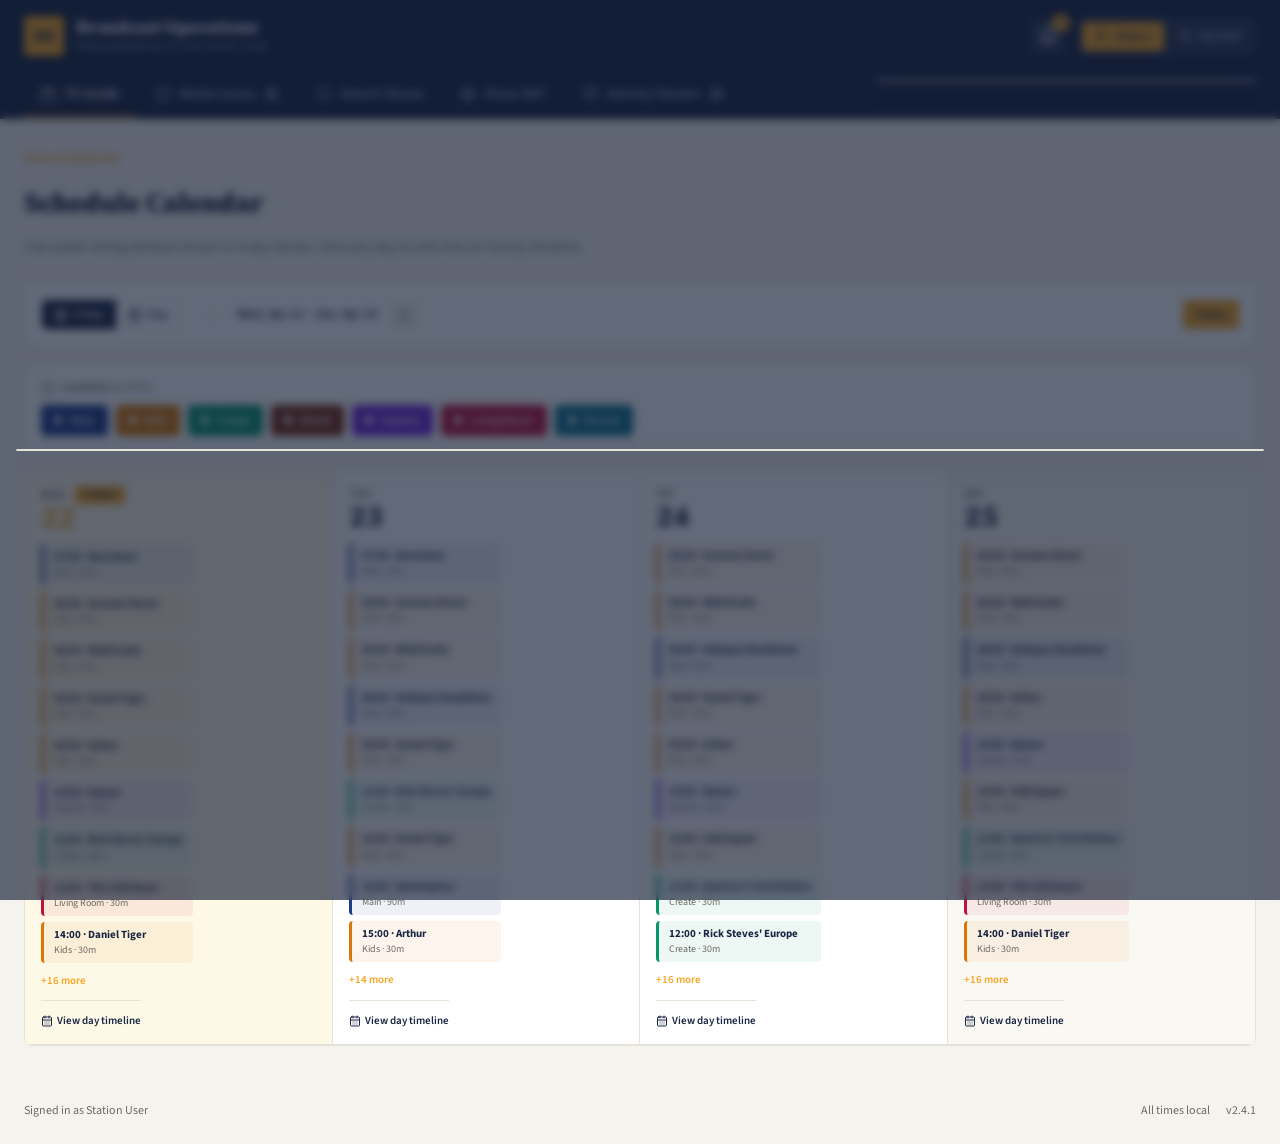
<file: index (1).html>
<!DOCTYPE html>
<html lang="en">
<head>
  <meta charset="UTF-8" />
  <meta name="viewport" content="width=device-width, initial-scale=1.0" />
  <title>Broadcast Operations</title>
  <link rel="preconnect" href="https://fonts.googleapis.com" />
  <link rel="preconnect" href="https://fonts.gstatic.com" crossorigin />
  <link
    href="https://fonts.googleapis.com/css2?family=Source+Serif+Pro:wght@400;600;700;900&family=Source+Sans+Pro:wght@300;400;600;700&display=swap"
    rel="stylesheet"
  />
  <link rel="stylesheet" href="style.css" />
</head>
<body>
  <!-- TOP BAR -->
  <header class="topbar">
    <div class="topbar-inner">
      <div class="brand">
        <div class="brand-mark">
          <svg viewBox="0 0 24 24" width="20" height="20" fill="none" stroke="#1a2744" stroke-width="2.5" stroke-linecap="round" stroke-linejoin="round">
            <circle cx="12" cy="12" r="2"/>
            <path d="M16.24 7.76a6 6 0 0 1 0 8.49m-8.48-.01a6 6 0 0 1 0-8.49m11.31-2.82a10 10 0 0 1 0 14.14m-14.14 0a10 10 0 0 1 0-14.14"/>
          </svg>
        </div>
        <div>
          <div class="brand-title">Broadcast Operations</div>
          <div class="brand-sub">Programming &amp; Delivery Hub</div>
        </div>
      </div>
      <div class="topbar-actions">
        <button class="bell-btn" id="bell-btn" aria-label="Notifications">
          <svg viewBox="0 0 24 24" width="20" height="20" fill="none" stroke="currentColor" stroke-width="2" stroke-linecap="round" stroke-linejoin="round">
            <path d="M6 8a6 6 0 0 1 12 0c0 7 3 9 3 9H3s3-2 3-9"/>
            <path d="M10.3 21a1.94 1.94 0 0 0 3.4 0"/>
          </svg>
          <span class="bell-badge" id="bell-badge"></span>
        </button>
        <div class="role-toggle" id="role-toggle">
          <button class="role-btn active" data-role="station">
            <svg viewBox="0 0 24 24" width="14" height="14" fill="none" stroke="currentColor" stroke-width="2" stroke-linecap="round" stroke-linejoin="round"><path d="M20 21v-2a4 4 0 0 0-4-4H8a4 4 0 0 0-4 4v2"/><circle cx="12" cy="7" r="4"/></svg>
            Station
          </button>
          <button class="role-btn" data-role="hq">
            <svg viewBox="0 0 24 24" width="14" height="14" fill="none" stroke="currentColor" stroke-width="2" stroke-linecap="round" stroke-linejoin="round"><path d="M17 21v-2a4 4 0 0 0-4-4H5a4 4 0 0 0-4 4v2"/><circle cx="9" cy="7" r="4"/><path d="M23 21v-2a4 4 0 0 0-3-3.87"/><path d="M16 3.13a4 4 0 0 1 0 7.75"/></svg>
            HQ Staff
          </button>
        </div>
      </div>
    </div>

    <nav class="tabs" id="tabs">
      <button class="tab active" data-tab="guide">
        <svg viewBox="0 0 24 24" width="16" height="16" fill="none" stroke="currentColor" stroke-width="2" stroke-linecap="round" stroke-linejoin="round"><rect x="2" y="7" width="20" height="15" rx="2" ry="2"/><polyline points="17 2 12 7 7 2"/></svg>
        TV Guide
      </button>
      <button class="tab" data-tab="issues">
        <svg viewBox="0 0 24 24" width="16" height="16" fill="none" stroke="currentColor" stroke-width="2" stroke-linecap="round" stroke-linejoin="round"><circle cx="12" cy="12" r="10"/><line x1="12" y1="8" x2="12" y2="12"/><line x1="12" y1="16" x2="12.01" y2="16"/></svg>
        Media Issues
        <span class="tab-badge" id="issues-badge"></span>
      </button>
      <button class="tab" data-tab="search">
        <svg viewBox="0 0 24 24" width="16" height="16" fill="none" stroke="currentColor" stroke-width="2" stroke-linecap="round" stroke-linejoin="round"><circle cx="11" cy="11" r="8"/><line x1="21" y1="21" x2="16.65" y2="16.65"/></svg>
        Search Shows
      </button>
      <button class="tab" data-tab="show360">
        <svg viewBox="0 0 24 24" width="16" height="16" fill="none" stroke="currentColor" stroke-width="2" stroke-linecap="round" stroke-linejoin="round"><polygon points="12 2 2 7 12 12 22 7 12 2"/><polyline points="2 17 12 22 22 17"/><polyline points="2 12 12 17 22 12"/></svg>
        Show 360°
      </button>
      <button class="tab" data-tab="activity">
        <svg viewBox="0 0 24 24" width="16" height="16" fill="none" stroke="currentColor" stroke-width="2" stroke-linecap="round" stroke-linejoin="round"><path d="M6 8a6 6 0 0 1 12 0c0 7 3 9 3 9H3s3-2 3-9"/><path d="M10.3 21a1.94 1.94 0 0 0 3.4 0"/><path d="M4 2C2.8 3.7 2 5.7 2 8"/><path d="M22 8c0-2.3-.8-4.3-2-6"/></svg>
        Activity Stream
        <span class="tab-badge" id="activity-badge"></span>
      </button>
    </nav>
  </header>

  <!-- NOTIFICATION PANEL -->
  <div class="notif-panel" id="notif-panel" hidden></div>

  <!-- MAIN CONTENT -->
  <main class="main">
    <div class="view" id="view-guide"></div>
    <div class="view" id="view-issues" hidden></div>
    <div class="view" id="view-search" hidden></div>
    <div class="view" id="view-show360" hidden></div>
    <div class="view" id="view-activity" hidden></div>
  </main>

  <footer class="footer">
    <div id="footer-role">Signed in as Station User</div>
    <div class="footer-meta">
      <span>All times local</span>
      <span>v2.4.1</span>
    </div>
  </footer>

  <!-- MODAL OVERLAY -->
  <div class="modal-overlay" id="modal-overlay" hidden>
    <div class="modal" id="modal-shell"></div>
  </div>

  <script src="script.js"></script>
</body>
</html>
</file>
<file: style.css>
/* ============================================
   BROADCAST OPERATIONS WIDGET — VANILLA CSS
   ============================================ */

/* ---------- DESIGN TOKENS ---------- */
:root {
  --navy: #1a2744;
  --navy-light: #2d3f6b;
  --navy-deep: #0f1a30;
  --amber: #f5a623;
  --paper: #f5f3ee;
  --paper-warm: #faf8f3;
  --white: #ffffff;
  --border: #e5e2d8;
  --border-strong: #cbc9c0;
  --text: #1a2744;
  --text-soft: #6b6a63;
  --text-faint: #a8a59a;
  --text-on-navy: #a8b4cc;
  --warn-bg: #fef3c7;
  --warn-fg: #92400e;
  --warn-border: #fde68a;
  --info-bg: #dbeafe;
  --info-fg: #1e40af;
  --info-border: #bfdbfe;
  --ok-bg: #d1fae5;
  --ok-fg: #065f46;
  --ok-border: #a7f3d0;
  --danger: #be123c;
  --shadow-md: 0 2px 8px rgba(15, 26, 48, 0.06);
  --shadow-lg: 0 12px 40px rgba(15, 26, 48, 0.18);
  --radius-sm: 4px;
  --radius: 6px;
  --radius-lg: 8px;
  --radius-xl: 12px;
}

/* ---------- RESET & BASE ---------- */
* { box-sizing: border-box; }
html, body { margin: 0; padding: 0; }
body {
  font-family: 'Source Sans Pro', -apple-system, system-ui, sans-serif;
  background: var(--paper);
  color: var(--text);
  font-size: 14px;
  line-height: 1.5;
  min-height: 100vh;
}
button {
  font-family: inherit;
  font-size: inherit;
  border: none;
  background: none;
  cursor: pointer;
  padding: 0;
  color: inherit;
}
button:disabled { cursor: not-allowed; }
input, textarea {
  font-family: inherit;
  font-size: inherit;
  outline: none;
}
.font-display { font-family: 'Source Serif Pro', Georgia, serif; }

/* ---------- TOPBAR ---------- */
.topbar {
  position: sticky;
  top: 0;
  z-index: 40;
  background: var(--navy);
  border-bottom: 1px solid var(--navy-deep);
}
.topbar-inner {
  max-width: 1280px;
  margin: 0 auto;
  padding: 16px 24px;
  display: flex;
  align-items: center;
  justify-content: space-between;
  gap: 16px;
}
.brand {
  display: flex;
  align-items: center;
  gap: 12px;
}
.brand-mark {
  width: 40px;
  height: 40px;
  border-radius: var(--radius-sm);
  background: var(--amber);
  display: flex;
  align-items: center;
  justify-content: center;
}
.brand-title {
  font-family: 'Source Serif Pro', Georgia, serif;
  font-weight: 700;
  font-size: 18px;
  color: white;
  line-height: 1.1;
  letter-spacing: -0.01em;
}
.brand-sub {
  font-size: 11px;
  text-transform: uppercase;
  letter-spacing: 0.15em;
  color: var(--text-on-navy);
  margin-top: 2px;
}
.topbar-actions {
  display: flex;
  align-items: center;
  gap: 12px;
}
.bell-btn {
  position: relative;
  padding: 8px;
  border-radius: var(--radius);
  background: rgba(255, 255, 255, 0.08);
  color: white;
  display: flex;
  align-items: center;
  justify-content: center;
  transition: background 0.15s;
}
.bell-btn.active,
.bell-btn:hover { background: var(--amber); color: var(--navy); }
.bell-badge {
  position: absolute;
  top: -4px;
  right: -4px;
  font-size: 10px;
  font-weight: 700;
  border-radius: 50%;
  width: 18px;
  height: 18px;
  display: flex;
  align-items: center;
  justify-content: center;
  background: var(--amber);
  color: var(--navy);
  display: none;
}
.bell-badge.visible { display: flex; }
.role-toggle {
  display: flex;
  align-items: center;
  background: rgba(255, 255, 255, 0.08);
  border-radius: var(--radius);
  padding: 4px;
  gap: 2px;
}
.role-btn {
  display: flex;
  align-items: center;
  gap: 6px;
  padding: 6px 12px;
  border-radius: var(--radius-sm);
  font-size: 12px;
  font-weight: 600;
  color: var(--text-on-navy);
  background: transparent;
  transition: all 0.15s;
}
.role-btn.active {
  background: var(--amber);
  color: var(--navy);
}

/* ---------- TABS ---------- */
.tabs {
  max-width: 1280px;
  margin: 0 auto;
  padding: 0 24px;
  display: flex;
  gap: 4px;
  overflow-x: auto;
}
.tabs::-webkit-scrollbar { height: 0; }
.tab {
  display: flex;
  align-items: center;
  gap: 8px;
  padding: 12px 16px;
  font-size: 14px;
  font-weight: 600;
  color: var(--text-on-navy);
  border-bottom: 2px solid transparent;
  white-space: nowrap;
  transition: color 0.15s, border-color 0.15s;
}
.tab.active {
  color: white;
  border-bottom-color: var(--amber);
}
.tab-badge {
  font-size: 10px;
  font-weight: 700;
  padding: 2px 6px;
  border-radius: 999px;
  background: #3a4866;
  color: white;
  display: none;
}
.tab-badge.visible { display: inline-block; }
.tab.active .tab-badge {
  background: var(--amber);
  color: var(--navy);
}

/* ---------- NOTIFICATION PANEL ---------- */
.notif-panel {
  position: fixed;
  top: 80px;
  right: 24px;
  z-index: 50;
  width: 380px;
  background: white;
  border: 1px solid var(--border);
  border-radius: var(--radius-lg);
  box-shadow: var(--shadow-lg);
  animation: fadeInUp 0.3s ease-out;
  max-height: 480px;
  overflow: hidden;
  display: flex;
  flex-direction: column;
}
.notif-header {
  display: flex;
  align-items: center;
  justify-content: space-between;
  padding: 16px;
  border-bottom: 1px solid var(--border);
}
.notif-list {
  overflow-y: auto;
  flex: 1;
}
.notif-item {
  padding: 12px 16px;
  border-bottom: 1px solid var(--border);
  display: flex;
  gap: 8px;
  align-items: flex-start;
}
.notif-item:hover { background: var(--paper-warm); }
.notif-dot {
  width: 8px;
  height: 8px;
  border-radius: 50%;
  background: var(--amber);
  margin-top: 6px;
  flex-shrink: 0;
}
.notif-topic {
  font-size: 10px;
  font-weight: 700;
  text-transform: uppercase;
  letter-spacing: 0.08em;
  color: var(--text-soft);
}
.notif-time { font-size: 10px; color: var(--text-faint); }
.notif-title { font-size: 13px; font-weight: 600; color: var(--text); margin-top: 2px; }
.notif-detail { font-size: 12px; color: var(--text-soft); margin-top: 2px; }

/* ---------- MAIN ---------- */
.main {
  max-width: 1280px;
  margin: 0 auto;
  padding: 32px 24px;
}

/* ---------- SECTION HEADER ---------- */
.section-header { margin-bottom: 24px; }
.eyebrow {
  font-size: 11px;
  font-weight: 700;
  text-transform: uppercase;
  letter-spacing: 0.18em;
  color: var(--amber);
  margin-bottom: 8px;
}
.section-title {
  font-family: 'Source Serif Pro', Georgia, serif;
  font-weight: 900;
  font-size: 28px;
  line-height: 1.15;
  color: var(--text);
}
.section-subtitle {
  font-size: 14px;
  color: var(--text-soft);
  margin-top: 8px;
  max-width: 640px;
}

/* ---------- CARD ---------- */
.card {
  background: white;
  border: 1px solid var(--border);
  border-radius: var(--radius-lg);
  padding: 20px;
}
.card-header {
  display: flex;
  align-items: flex-start;
  gap: 12px;
  padding-bottom: 12px;
  margin-bottom: 16px;
  border-bottom: 1px solid var(--border);
}
.card-icon {
  width: 36px;
  height: 36px;
  border-radius: var(--radius-sm);
  display: flex;
  align-items: center;
  justify-content: center;
  flex-shrink: 0;
}
.card-eyebrow {
  font-size: 10px;
  font-weight: 700;
  text-transform: uppercase;
  letter-spacing: 0.12em;
  color: var(--text-soft);
}
.card-title {
  font-family: 'Source Serif Pro', Georgia, serif;
  font-weight: 700;
  font-size: 16px;
  color: var(--text);
}

/* ---------- CALENDAR TOOLBAR ---------- */
.toolbar {
  background: white;
  border: 1px solid var(--border);
  border-radius: var(--radius-lg);
  padding: 16px;
  display: flex;
  align-items: center;
  justify-content: space-between;
  gap: 12px;
  flex-wrap: wrap;
  margin-bottom: 16px;
}
.toolbar-left { display: flex; align-items: center; gap: 8px; flex-wrap: wrap; }
.view-mode {
  display: inline-flex;
  align-items: center;
  border: 1px solid var(--border);
  border-radius: var(--radius);
  overflow: hidden;
}
.view-mode-btn {
  display: flex;
  align-items: center;
  gap: 6px;
  padding: 6px 12px;
  font-size: 12px;
  font-weight: 600;
  color: var(--text);
  background: white;
  transition: all 0.15s;
}
.view-mode-btn.active { background: var(--navy); color: white; }
.nav-arrows { display: flex; align-items: center; gap: 4px; margin-left: 8px; }
.nav-arrow {
  padding: 6px;
  border-radius: var(--radius-sm);
  background: var(--paper);
  color: var(--text);
  display: flex;
  align-items: center;
  justify-content: center;
  transition: all 0.15s;
}
.nav-arrow:disabled {
  background: transparent;
  color: var(--border-strong);
}
.nav-label {
  font-size: 13px;
  font-weight: 600;
  color: var(--text);
  padding: 0 8px;
}
.today-btn {
  font-size: 12px;
  font-weight: 600;
  padding: 6px 12px;
  border-radius: var(--radius-sm);
  background: var(--amber);
  color: var(--navy);
}

/* ---------- CHANNEL FILTERS ---------- */
.filter-row {
  background: white;
  border: 1px solid var(--border);
  border-radius: var(--radius-lg);
  padding: 16px;
  margin-bottom: 16px;
}
.filter-label {
  display: flex;
  align-items: center;
  gap: 6px;
  font-size: 11px;
  font-weight: 700;
  text-transform: uppercase;
  letter-spacing: 0.1em;
  color: var(--text-soft);
  margin-bottom: 8px;
}
.filter-chips { display: flex; gap: 8px; flex-wrap: wrap; }
.chip {
  padding: 6px 12px;
  border-radius: var(--radius-sm);
  font-size: 12px;
  font-weight: 600;
  background: var(--paper);
  color: var(--text);
  border: 1px solid var(--border);
  display: flex;
  align-items: center;
  gap: 8px;
  transition: all 0.15s;
}
.chip-dot {
  width: 8px;
  height: 8px;
  border-radius: 50%;
}
.chip.active { color: white; }

/* ---------- WEEK GRID (4-day) ---------- */
.week-grid {
  background: white;
  border: 1px solid var(--border);
  border-radius: var(--radius-lg);
  overflow: hidden;
  display: grid;
  grid-template-columns: repeat(4, 1fr);
}
.day-cell {
  border-right: 1px solid var(--border);
  border-bottom: 1px solid var(--border);
  padding: 16px;
  min-height: 420px;
  text-align: left;
  display: flex;
  flex-direction: column;
  background: white;
  transition: background 0.15s;
}
.day-cell:last-child { border-right: none; }
.day-cell:hover { background: var(--paper-warm); }
.day-cell.today { background: #fef9e7; }
.day-cell.weekend { background: var(--paper-warm); }
.day-cell.today:hover { background: #fef0d4; }
.day-head {
  display: flex;
  align-items: baseline;
  justify-content: space-between;
  margin-bottom: 12px;
}
.day-name {
  font-size: 11px;
  font-weight: 700;
  text-transform: uppercase;
  letter-spacing: 0.1em;
  color: var(--text-soft);
}
.day-num {
  font-family: 'Source Serif Pro', Georgia, serif;
  font-weight: 900;
  font-size: 30px;
  line-height: 1;
  color: var(--text);
}
.day-cell.today .day-num { color: var(--amber); }
.today-pill {
  font-size: 10px;
  font-weight: 700;
  text-transform: uppercase;
  letter-spacing: 0.08em;
  padding: 2px 8px;
  border-radius: var(--radius-sm);
  background: var(--amber);
  color: var(--navy);
}
.day-shows { flex: 1; display: flex; flex-direction: column; gap: 6px; overflow: hidden; }
.show-pill {
  border-radius: var(--radius-sm);
  padding: 6px 10px;
  font-size: 11px;
  line-height: 1.3;
  border-left-width: 3px;
  border-left-style: solid;
}
.show-pill-title { font-weight: 700; color: var(--text); }
.show-pill-meta { font-size: 10px; color: var(--text-soft); margin-top: 2px; }
.day-more {
  font-size: 11px;
  font-weight: 600;
  color: var(--amber);
  margin-top: 4px;
}
.day-empty { font-size: 12px; font-style: italic; color: var(--text-faint); }
.day-foot {
  font-size: 11px;
  font-weight: 600;
  color: var(--text);
  margin-top: 12px;
  padding-top: 12px;
  border-top: 1px solid var(--border);
  display: flex;
  align-items: center;
  gap: 4px;
}

/* ---------- DAY TIMELINE ---------- */
.timeline-card {
  background: white;
  border: 1px solid var(--border);
  border-radius: var(--radius-lg);
  overflow: hidden;
}
.timeline-header {
  background: var(--paper);
  padding: 16px 20px;
  border-bottom: 1px solid var(--border);
  display: flex;
  align-items: center;
  gap: 12px;
}
.timeline-header.today { background: #fef9e7; }
.timeline-header-date {
  width: 56px;
  height: 56px;
  border-radius: var(--radius-lg);
  background: var(--navy);
  display: flex;
  flex-direction: column;
  align-items: center;
  justify-content: center;
  flex-shrink: 0;
}
.timeline-header.today .timeline-header-date { background: var(--amber); }
.timeline-header-day {
  font-size: 9px;
  font-weight: 700;
  text-transform: uppercase;
  letter-spacing: 0.1em;
  color: var(--amber);
}
.timeline-header.today .timeline-header-day { color: var(--navy); }
.timeline-header-num {
  font-family: 'Source Serif Pro', Georgia, serif;
  font-weight: 900;
  font-size: 22px;
  line-height: 1;
  color: white;
}
.timeline-header.today .timeline-header-num { color: var(--navy); }
.timeline-header-title {
  font-family: 'Source Serif Pro', Georgia, serif;
  font-weight: 700;
  font-size: 18px;
  color: var(--text);
}
.timeline-header-sub { font-size: 12px; color: var(--text-soft); }
.timeline-row {
  display: flex;
  border-top: 1px solid var(--paper-warm);
}
.timeline-hour {
  width: 80px;
  padding: 12px 16px;
  background: var(--paper-warm);
  border-right: 1px solid var(--border);
  font-size: 12px;
  font-weight: 600;
  color: var(--text-soft);
  flex-shrink: 0;
}
.timeline-shows {
  flex: 1;
  padding: 12px;
  display: flex;
  flex-direction: column;
  gap: 8px;
}
.timeline-empty {
  font-size: 12px;
  font-style: italic;
  color: var(--border-strong);
  padding: 4px 0;
}
.timeline-show {
  border-radius: var(--radius-lg);
  padding: 12px;
  display: flex;
  align-items: center;
  gap: 12px;
  border-left-width: 3px;
  border-left-style: solid;
  border: 1px solid;
  transition: box-shadow 0.15s;
}
.timeline-show:hover { box-shadow: var(--shadow-md); }
.timeline-show-meta {
  display: flex;
  align-items: center;
  gap: 8px;
  flex-wrap: wrap;
}
.channel-badge {
  font-size: 10px;
  font-weight: 700;
  text-transform: uppercase;
  letter-spacing: 0.08em;
  padding: 2px 8px;
  border-radius: var(--radius-sm);
  color: white;
}
.timeline-show-time { font-size: 12px; font-weight: 700; color: var(--text); }
.timeline-show-duration { font-size: 12px; color: var(--text-soft); }
.timeline-show-title {
  font-family: 'Source Serif Pro', Georgia, serif;
  font-weight: 700;
  font-size: 14px;
  color: var(--text);
  margin-top: 2px;
}
.timeline-show-episode { font-size: 11px; color: var(--text-soft); }
.timeline-show-actions {
  display: flex;
  gap: 6px;
  flex-shrink: 0;
  margin-left: auto;
}

/* ---------- BUTTONS ---------- */
.btn {
  font-size: 12px;
  font-weight: 600;
  padding: 6px 12px;
  border-radius: var(--radius-sm);
  display: inline-flex;
  align-items: center;
  gap: 4px;
  transition: all 0.15s;
  border: 1px solid transparent;
}
.btn-secondary {
  background: var(--paper);
  color: var(--text);
  border-color: var(--border);
}
.btn-secondary.white { background: white; }
.btn-warn {
  background: var(--warn-bg);
  color: var(--warn-fg);
  border-color: var(--warn-border);
}
.btn-warn:hover { box-shadow: var(--shadow-md); }
.btn-primary {
  background: var(--amber);
  color: var(--navy);
  font-weight: 700;
  padding: 8px 20px;
  font-size: 13px;
}
.btn-dark {
  background: var(--navy);
  color: white;
}
.btn-disabled {
  background: var(--border);
  color: var(--text-faint);
  cursor: not-allowed;
}
.btn-link {
  background: transparent;
  color: var(--amber);
  font-size: 12px;
  font-weight: 600;
  display: inline-flex;
  align-items: center;
  gap: 4px;
}
.btn-link.dark { color: var(--text); }

/* ---------- ISSUES ---------- */
.issue-card {
  background: white;
  border: 1px solid var(--border);
  border-radius: var(--radius-lg);
  padding: 20px;
  margin-bottom: 12px;
  animation: fadeInUp 0.3s ease-out;
}
.issue-head {
  display: flex;
  align-items: flex-start;
  justify-content: space-between;
  gap: 16px;
  margin-bottom: 12px;
}
.issue-show {
  font-family: 'Source Serif Pro', Georgia, serif;
  font-weight: 700;
  font-size: 16px;
  color: var(--text);
  text-decoration: underline;
  text-decoration-color: var(--amber);
  text-underline-offset: 3px;
}
.issue-show.no-link { text-decoration: none; cursor: default; }
.issue-episode { font-size: 12px; color: var(--text-soft); }
.issue-meta {
  display: flex;
  align-items: center;
  gap: 12px;
  font-size: 12px;
  color: var(--text-soft);
  margin-top: 4px;
}
.issue-meta span { display: flex; align-items: center; gap: 4px; }
.status-pill {
  font-size: 11px;
  font-weight: 700;
  text-transform: uppercase;
  letter-spacing: 0.1em;
  padding: 4px 10px;
  border-radius: var(--radius-sm);
  border: 1px solid;
  flex-shrink: 0;
}
.status-open { background: var(--warn-bg); color: var(--warn-fg); border-color: var(--warn-border); }
.status-review { background: var(--info-bg); color: var(--info-fg); border-color: var(--info-border); }
.status-resolved { background: var(--ok-bg); color: var(--ok-fg); border-color: var(--ok-border); }
.issue-tags { display: flex; gap: 8px; flex-wrap: wrap; margin-bottom: 12px; }
.tag-type {
  font-size: 10px;
  font-weight: 700;
  text-transform: uppercase;
  letter-spacing: 0.08em;
  padding: 2px 8px;
  border-radius: var(--radius-sm);
  background: var(--navy);
  color: white;
}
.tag-soft {
  font-size: 12px;
  padding: 2px 8px;
  border-radius: var(--radius-sm);
  background: var(--paper);
  color: var(--text);
  border: 1px solid var(--border);
}
.issue-desc {
  font-size: 14px;
  line-height: 1.55;
  color: #3a3833;
}
.issue-replies {
  margin-top: 16px;
  padding-left: 16px;
  border-left: 2px solid var(--amber);
  display: flex;
  flex-direction: column;
  gap: 12px;
}
.reply-head { display: flex; align-items: center; gap: 8px; font-size: 12px; margin-bottom: 4px; }
.reply-author { font-weight: 600; color: var(--text); }
.reply-badge {
  font-size: 10px;
  font-weight: 700;
  text-transform: uppercase;
  letter-spacing: 0.08em;
  padding: 2px 6px;
  border-radius: var(--radius-sm);
  background: var(--amber);
  color: var(--navy);
}
.reply-time { color: var(--text-soft); }
.reply-body { font-size: 14px; color: #3a3833; }
.issue-reply-form {
  margin-top: 16px;
  padding-top: 16px;
  border-top: 1px solid var(--border);
}
.reply-textarea {
  width: 100%;
  min-height: 70px;
  padding: 8px;
  border-radius: var(--radius-sm);
  background: var(--paper);
  border: 1px solid var(--border);
  color: var(--text);
  resize: vertical;
}
.reply-actions { display: flex; justify-content: flex-end; gap: 8px; margin-top: 8px; }

/* ---------- SEARCH ---------- */
.search-box {
  background: white;
  border: 2px solid var(--navy);
  border-radius: var(--radius-lg);
  padding: 16px;
  display: flex;
  align-items: center;
  gap: 12px;
  margin-bottom: 24px;
}
.search-input {
  flex: 1;
  background: transparent;
  border: none;
  outline: none;
  font-size: 16px;
  color: var(--text);
}
.search-suggestions { display: flex; gap: 8px; flex-wrap: wrap; margin-bottom: 16px; }
.search-result {
  background: white;
  border: 1px solid var(--border);
  border-radius: var(--radius-lg);
  padding: 16px;
  display: flex;
  align-items: center;
  gap: 16px;
  margin-bottom: 8px;
  animation: fadeInUp 0.3s ease-out;
  transition: box-shadow 0.15s;
}
.search-result:hover { box-shadow: var(--shadow-md); }
.search-result-thumb {
  width: 48px;
  height: 48px;
  border-radius: var(--radius-sm);
  display: flex;
  align-items: center;
  justify-content: center;
  flex-shrink: 0;
}
.search-result-info { flex: 1; min-width: 0; }
.search-result-title {
  font-family: 'Source Serif Pro', Georgia, serif;
  font-weight: 700;
  font-size: 16px;
  color: var(--text);
}
.search-result-meta { font-size: 12px; color: var(--text-soft); margin-top: 2px; }

/* ---------- SHOW 360 BROWSER ---------- */
.show-tabs { display: flex; gap: 8px; flex-wrap: wrap; margin-bottom: 24px; }
.show-tab {
  padding: 6px 12px;
  border-radius: var(--radius-sm);
  font-size: 12px;
  font-weight: 600;
  background: white;
  color: var(--text);
  border: 1px solid var(--border);
}
.show-tab.active { background: var(--navy); color: white; border-color: var(--navy); }
.show-hero {
  border-radius: var(--radius-lg);
  padding: 32px 24px;
  position: relative;
  overflow: hidden;
  background: linear-gradient(135deg, var(--navy) 0%, var(--navy-light) 100%);
  margin-bottom: 16px;
}
.show-hero-glow {
  position: absolute;
  top: 0;
  right: 0;
  width: 256px;
  height: 256px;
  opacity: 0.1;
  background: radial-gradient(circle, var(--amber) 0%, transparent 70%);
  pointer-events: none;
}
.show-hero-eyebrow {
  font-size: 11px;
  font-weight: 700;
  text-transform: uppercase;
  letter-spacing: 0.18em;
  color: var(--amber);
  margin-bottom: 8px;
}
.show-hero-title {
  font-family: 'Source Serif Pro', Georgia, serif;
  font-weight: 900;
  font-size: 32px;
  line-height: 1.1;
  color: white;
  margin-bottom: 8px;
}
.show-hero-tag { font-size: 14px; color: var(--text-on-navy); max-width: 640px; }
.show-hero-stats { display: flex; gap: 24px; margin-top: 16px; font-size: 12px; color: var(--text-on-navy); }
.show-hero-stat-label { text-transform: uppercase; letter-spacing: 0.1em; opacity: 0.7; }
.show-hero-stat-value {
  font-family: 'Source Serif Pro', Georgia, serif;
  font-weight: 700;
  color: white;
  font-size: 18px;
}

/* ---------- ADVISORIES & GRIDS ---------- */
.advisory-grid {
  display: grid;
  grid-template-columns: repeat(4, 1fr);
  gap: 12px;
}
.advisory {
  background: var(--warn-bg);
  border: 1px solid var(--warn-border);
  border-radius: var(--radius);
  padding: 12px;
}
.advisory-icon { color: var(--warn-fg); margin-bottom: 8px; display: block; }
.advisory-kind { font-size: 12px; font-weight: 700; color: var(--warn-fg); }
.advisory-level {
  font-size: 11px;
  text-transform: uppercase;
  letter-spacing: 0.1em;
  color: #b45309;
  margin-top: 2px;
}
.info-grid {
  display: grid;
  grid-template-columns: repeat(3, 1fr);
  gap: 16px;
}
.info-block-label {
  font-size: 11px;
  font-weight: 700;
  text-transform: uppercase;
  letter-spacing: 0.1em;
  color: var(--text-soft);
  margin-bottom: 4px;
}
.info-block-value { color: var(--text); }
.funding-list { display: flex; gap: 8px; flex-wrap: wrap; }
.funding-pill {
  font-size: 12px;
  padding: 6px 12px;
  border-radius: 999px;
  background: var(--paper);
  color: var(--text);
  border: 1px solid var(--border);
}
.contributor-list { display: flex; flex-direction: column; gap: 12px; }
.contributor {
  background: var(--paper);
  border-radius: var(--radius);
  padding: 12px;
}
.contributor-head { display: flex; align-items: center; gap: 8px; margin-bottom: 4px; }
.contributor-avatar {
  width: 28px;
  height: 28px;
  border-radius: 50%;
  background: var(--navy);
  color: white;
  display: flex;
  align-items: center;
  justify-content: center;
  font-size: 11px;
  font-weight: 700;
  flex-shrink: 0;
}
.contributor-name { font-size: 13px; font-weight: 600; color: var(--text); }
.contributor-role {
  font-size: 11px;
  text-transform: uppercase;
  letter-spacing: 0.1em;
  color: var(--text-soft);
}
.contributor-note { font-size: 14px; color: #3a3833; }

/* ---------- ACTIVITY STREAM ---------- */
.delivery-toggle { display: flex; gap: 12px; }
.delivery-btn {
  display: flex;
  align-items: center;
  gap: 8px;
  padding: 10px 16px;
  border-radius: var(--radius-sm);
  font-size: 14px;
  font-weight: 600;
  background: var(--paper);
  color: var(--text);
  border: 1px solid var(--border);
  transition: all 0.15s;
}
.delivery-btn.active { background: var(--navy); color: white; border-color: var(--navy); }
.topic-grid {
  display: grid;
  grid-template-columns: repeat(2, 1fr);
  gap: 12px;
}
.topic-card {
  border-radius: var(--radius-lg);
  padding: 16px;
  background: white;
  border: 2px solid var(--border);
  text-align: left;
  transition: all 0.15s;
}
.topic-card:hover { box-shadow: var(--shadow-md); }
.topic-card.active { background: var(--navy); border-color: var(--amber); }
.topic-card-inner { display: flex; align-items: flex-start; gap: 12px; }
.topic-icon {
  width: 40px;
  height: 40px;
  border-radius: var(--radius-sm);
  background: var(--paper);
  color: var(--navy);
  display: flex;
  align-items: center;
  justify-content: center;
  flex-shrink: 0;
}
.topic-card.active .topic-icon { background: var(--amber); }
.topic-name {
  font-family: 'Source Serif Pro', Georgia, serif;
  font-weight: 700;
  font-size: 16px;
  color: var(--text);
}
.topic-card.active .topic-name { color: white; }
.topic-desc { font-size: 12px; color: var(--text-soft); margin-top: 4px; }
.topic-card.active .topic-desc { color: var(--text-on-navy); }
.subscribed-badge {
  font-size: 10px;
  font-weight: 700;
  text-transform: uppercase;
  letter-spacing: 0.1em;
  padding: 2px 6px;
  border-radius: var(--radius-sm);
  background: var(--amber);
  color: var(--navy);
  margin-left: 8px;
}
.activity-feed { display: flex; flex-direction: column; gap: 12px; }
.activity-item {
  display: flex;
  gap: 12px;
  padding-bottom: 12px;
  border-bottom: 1px solid var(--border);
  align-items: flex-start;
}
.activity-item:last-child { border-bottom: none; }
.activity-dot {
  width: 8px;
  height: 8px;
  border-radius: 50%;
  background: var(--amber);
  margin-top: 6px;
  flex-shrink: 0;
}
.activity-content { flex: 1; min-width: 0; }
.activity-head { display: flex; align-items: center; gap: 8px; flex-wrap: wrap; }
.activity-topic-pill {
  font-size: 10px;
  font-weight: 700;
  text-transform: uppercase;
  letter-spacing: 0.08em;
  padding: 2px 6px;
  border-radius: var(--radius-sm);
  background: var(--navy);
  color: white;
}
.activity-title { font-size: 14px; font-weight: 600; color: var(--text); }
.activity-detail { font-size: 12px; color: var(--text-soft); margin-top: 4px; }
.activity-time { font-size: 12px; color: var(--text-faint); flex-shrink: 0; }

/* ---------- EMPTY STATE ---------- */
.empty-state {
  background: white;
  border: 1px dashed var(--border-strong);
  border-radius: var(--radius-lg);
  padding: 48px;
  text-align: center;
  color: var(--text-soft);
  font-size: 14px;
}
.empty-state svg { color: var(--border-strong); margin-bottom: 12px; }

/* ---------- MODAL ---------- */
.modal-overlay {
  position: fixed;
  inset: 0;
  z-index: 100;
  background: rgba(15, 26, 48, 0.65);
  backdrop-filter: blur(4px);
  display: flex;
  align-items: center;
  justify-content: center;
  padding: 16px;
  animation: fadeIn 0.2s ease-out;
}
.modal {
  background: var(--paper);
  border: 1px solid var(--border);
  border-radius: var(--radius-xl);
  box-shadow: var(--shadow-lg);
  display: flex;
  flex-direction: column;
  max-height: 90vh;
  overflow: hidden;
  animation: modalIn 0.25s cubic-bezier(0.16, 1, 0.3, 1);
  width: 100%;
}
.modal.size-lg { max-width: 960px; }
.modal.size-md { max-width: 672px; }
.modal-header {
  background: linear-gradient(135deg, var(--navy) 0%, var(--navy-light) 100%);
  padding: 20px 24px;
  display: flex;
  align-items: flex-start;
  justify-content: space-between;
  flex-shrink: 0;
  position: relative;
  overflow: hidden;
}
.modal-header.show360 { padding: 24px; }
.modal-header-glow {
  position: absolute;
  top: 0;
  right: 0;
  width: 384px;
  height: 100%;
  opacity: 0.1;
  background: radial-gradient(circle at top right, var(--amber) 0%, transparent 60%);
  pointer-events: none;
}
.modal-header-content { flex: 1; min-width: 0; position: relative; }
.modal-eyebrow {
  font-size: 11px;
  font-weight: 700;
  text-transform: uppercase;
  letter-spacing: 0.18em;
  color: var(--amber);
  margin-bottom: 4px;
  display: flex;
  align-items: center;
  gap: 4px;
}
.modal-title {
  font-family: 'Source Serif Pro', Georgia, serif;
  font-weight: 900;
  color: white;
  line-height: 1.15;
}
.modal-title.lg { font-size: 28px; margin-bottom: 4px; }
.modal-title.md { font-size: 20px; }
.modal-subtitle {
  display: flex;
  align-items: center;
  gap: 8px;
  margin-top: 6px;
  font-size: 12px;
  color: var(--text-on-navy);
  flex-wrap: wrap;
}
.modal-tagline { font-size: 14px; color: var(--text-on-navy); }
.modal-stats { display: flex; gap: 24px; margin-top: 16px; font-size: 12px; color: var(--text-on-navy); }
.modal-stat-label { text-transform: uppercase; letter-spacing: 0.1em; opacity: 0.7; }
.modal-stat-value {
  font-family: 'Source Serif Pro', Georgia, serif;
  font-weight: 700;
  color: white;
  font-size: 18px;
}
.modal-close {
  margin-left: 16px;
  padding: 6px;
  border-radius: var(--radius-sm);
  color: white;
  background: transparent;
  display: flex;
  align-items: center;
  justify-content: center;
  position: relative;
  transition: background 0.15s;
}
.modal-close:hover { background: rgba(255, 255, 255, 0.1); }
.modal-body {
  flex: 1;
  overflow-y: auto;
  padding: 20px 24px;
  display: flex;
  flex-direction: column;
  gap: 16px;
}
.modal-body::-webkit-scrollbar { width: 6px; }
.modal-body::-webkit-scrollbar-thumb { background: var(--border-strong); border-radius: 3px; }
.modal-footer {
  background: white;
  border-top: 1px solid var(--border);
  padding: 16px 24px;
  display: flex;
  align-items: center;
  justify-content: space-between;
  flex-shrink: 0;
}
.modal-footer-text { font-size: 12px; color: var(--text-soft); }
.modal-footer-actions { display: flex; gap: 8px; }
.modal-link {
  font-size: 12px;
  font-weight: 600;
  color: var(--amber);
  display: inline-flex;
  align-items: center;
  gap: 4px;
  margin-top: 8px;
  background: transparent;
}
.modal-link:hover { opacity: 0.8; }

/* ---------- REPORT FORM ---------- */
.form-group { display: flex; flex-direction: column; gap: 8px; }
.form-label {
  font-size: 11px;
  font-weight: 700;
  text-transform: uppercase;
  letter-spacing: 0.1em;
  color: var(--text-soft);
}
.form-label .required { color: var(--danger); }
.type-grid {
  display: grid;
  grid-template-columns: repeat(5, 1fr);
  gap: 8px;
}
.type-card {
  border-radius: var(--radius);
  padding: 12px;
  text-align: left;
  background: white;
  border: 2px solid var(--border);
  transition: all 0.15s;
}
.type-card.active { background: var(--navy); border-color: var(--amber); }
.type-card-icon {
  margin-bottom: 6px;
  color: var(--text);
  display: block;
}
.type-card.active .type-card-icon { color: var(--amber); }
.type-card-name { font-size: 12px; font-weight: 700; color: var(--text); }
.type-card.active .type-card-name { color: white; }
.type-card-desc { font-size: 10px; color: var(--text-soft); margin-top: 2px; line-height: 1.3; }
.type-card.active .type-card-desc { color: var(--text-on-navy); }
.tag-list { display: flex; gap: 8px; flex-wrap: wrap; }
.form-tag {
  display: inline-flex;
  align-items: center;
  gap: 4px;
  padding: 6px 12px;
  border-radius: 999px;
  font-size: 12px;
  font-weight: 500;
  background: white;
  color: var(--text-soft);
  border: 1px solid var(--border);
  transition: all 0.15s;
}
.form-tag.active {
  background: var(--amber);
  color: var(--navy);
  border-color: var(--amber);
}
.form-textarea {
  width: 100%;
  min-height: 120px;
  padding: 12px;
  border-radius: var(--radius);
  background: white;
  border: 1px solid var(--border);
  color: var(--text);
  resize: vertical;
}
.form-helper {
  font-size: 11px;
  color: var(--text-soft);
  margin-top: 4px;
  display: flex;
  align-items: center;
  gap: 4px;
}

/* ---------- ANIMATIONS ---------- */
@keyframes fadeIn { from { opacity: 0; } to { opacity: 1; } }
@keyframes fadeInUp {
  from { opacity: 0; transform: translateY(8px); }
  to { opacity: 1; transform: translateY(0); }
}
@keyframes modalIn {
  from { opacity: 0; transform: translateY(16px) scale(0.98); }
  to { opacity: 1; transform: translateY(0) scale(1); }
}

/* ---------- FOOTER ---------- */
.footer {
  max-width: 1280px;
  margin: 0 auto;
  padding: 24px;
  font-size: 12px;
  color: var(--text-soft);
  display: flex;
  align-items: center;
  justify-content: space-between;
}
.footer-meta { display: flex; gap: 16px; }

/* ---------- RESPONSIVE TOUCHES ---------- */
@media (max-width: 720px) {
  .topbar-inner { padding: 12px 16px; }
  .tabs { padding: 0 16px; }
  .main { padding: 24px 16px; }
  .show-hero-title { font-size: 24px; }
  .modal { max-width: 100% !important; }
}
</file>
